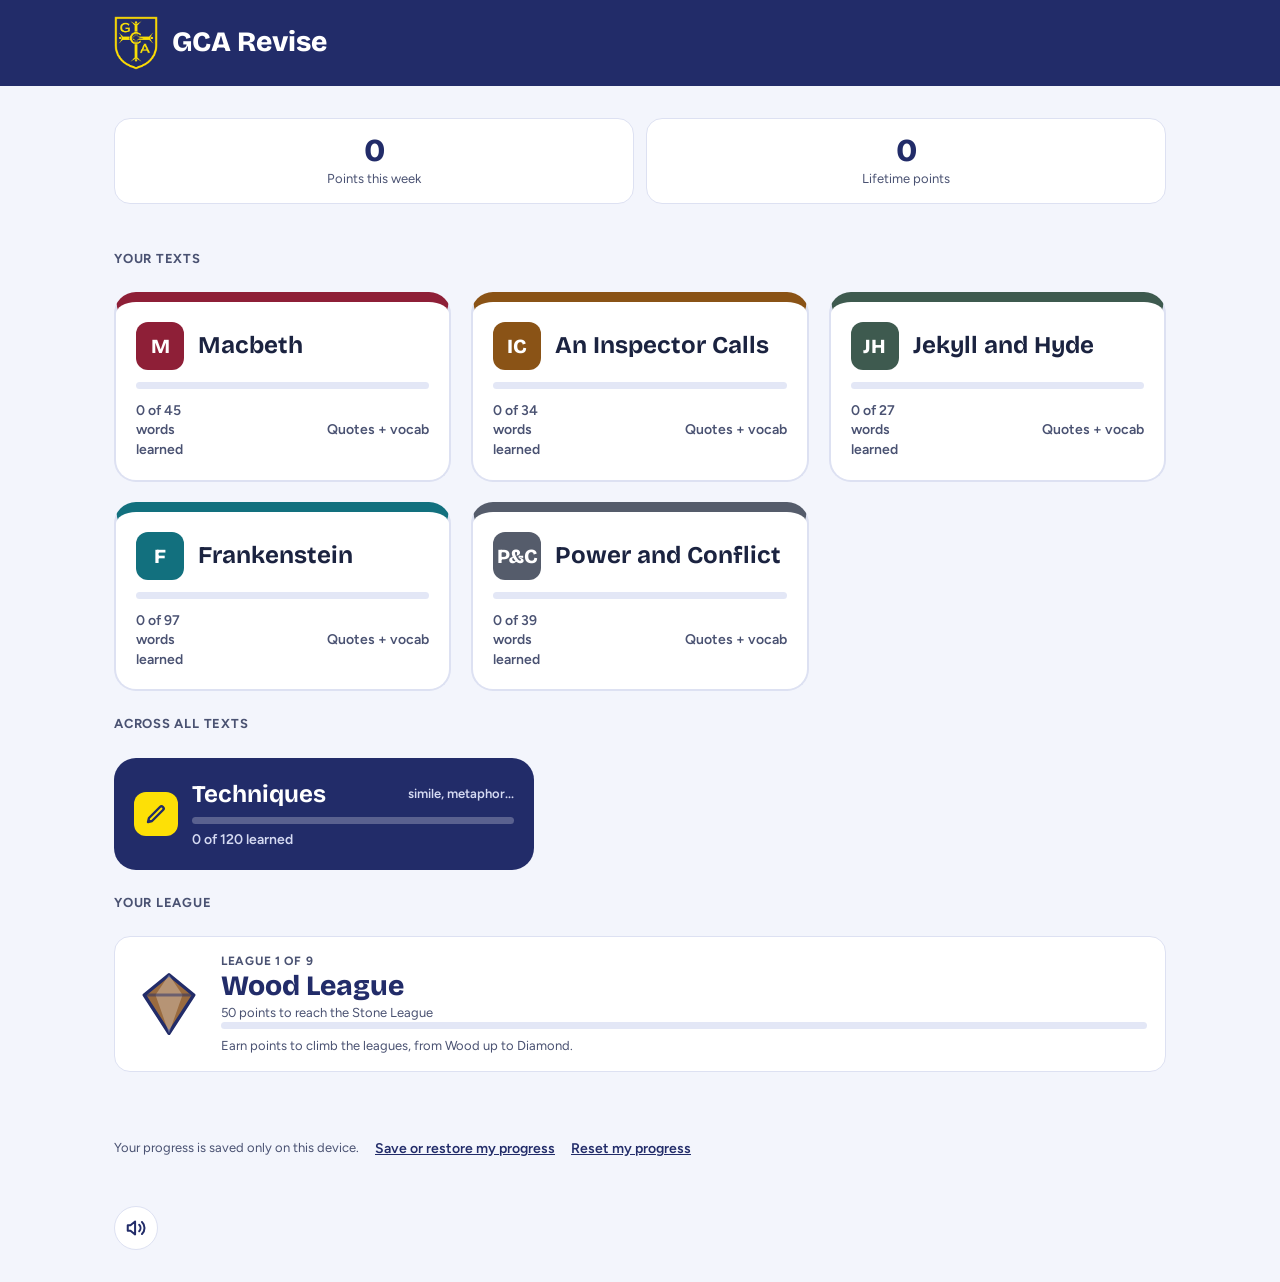
<file: web/index.html>
<!doctype html>
<html lang="en">
<head>
<meta charset="utf-8">
<meta name="viewport" content="width=device-width, initial-scale=1, interactive-widget=resizes-content">
<meta http-equiv="Content-Security-Policy" content="default-src 'self'; script-src 'self'; style-src 'self' 'unsafe-inline'; img-src 'self' data:; font-src 'self'; connect-src 'self' https://flfywjedhwbvdiukvkoo.supabase.co; object-src 'none'; base-uri 'self'; form-action 'self'">
<title>GCA Revise</title>
<link rel="icon" href="img/crest.png">
<link rel="stylesheet" href="style.css">
</head>
<body>
<div id="app"></div>
<script src="vendor/supabase.js"></script>
<script src="js/account.js"></script>
<script src="js/storage.js"></script>
<script src="js/data.js"></script>
<script src="js/engine.js"></script>
<script src="js/review.js"></script>
<script src="js/sound.js"></script>
<script src="js/celebrate.js"></script>
<script src="js/points.js"></script>
<script src="js/backup.js"></script>
<script src="js/screens.js"></script>
<script src="js/typed-screens.js"></script>
<script src="js/match-screens.js"></script>
<script src="js/quote-screens.js"></script>
<script src="js/lesson-screens.js"></script>
<script src="js/model-screens.js"></script>
<script src="js/app.js"></script>
</body>
</html>
</file>
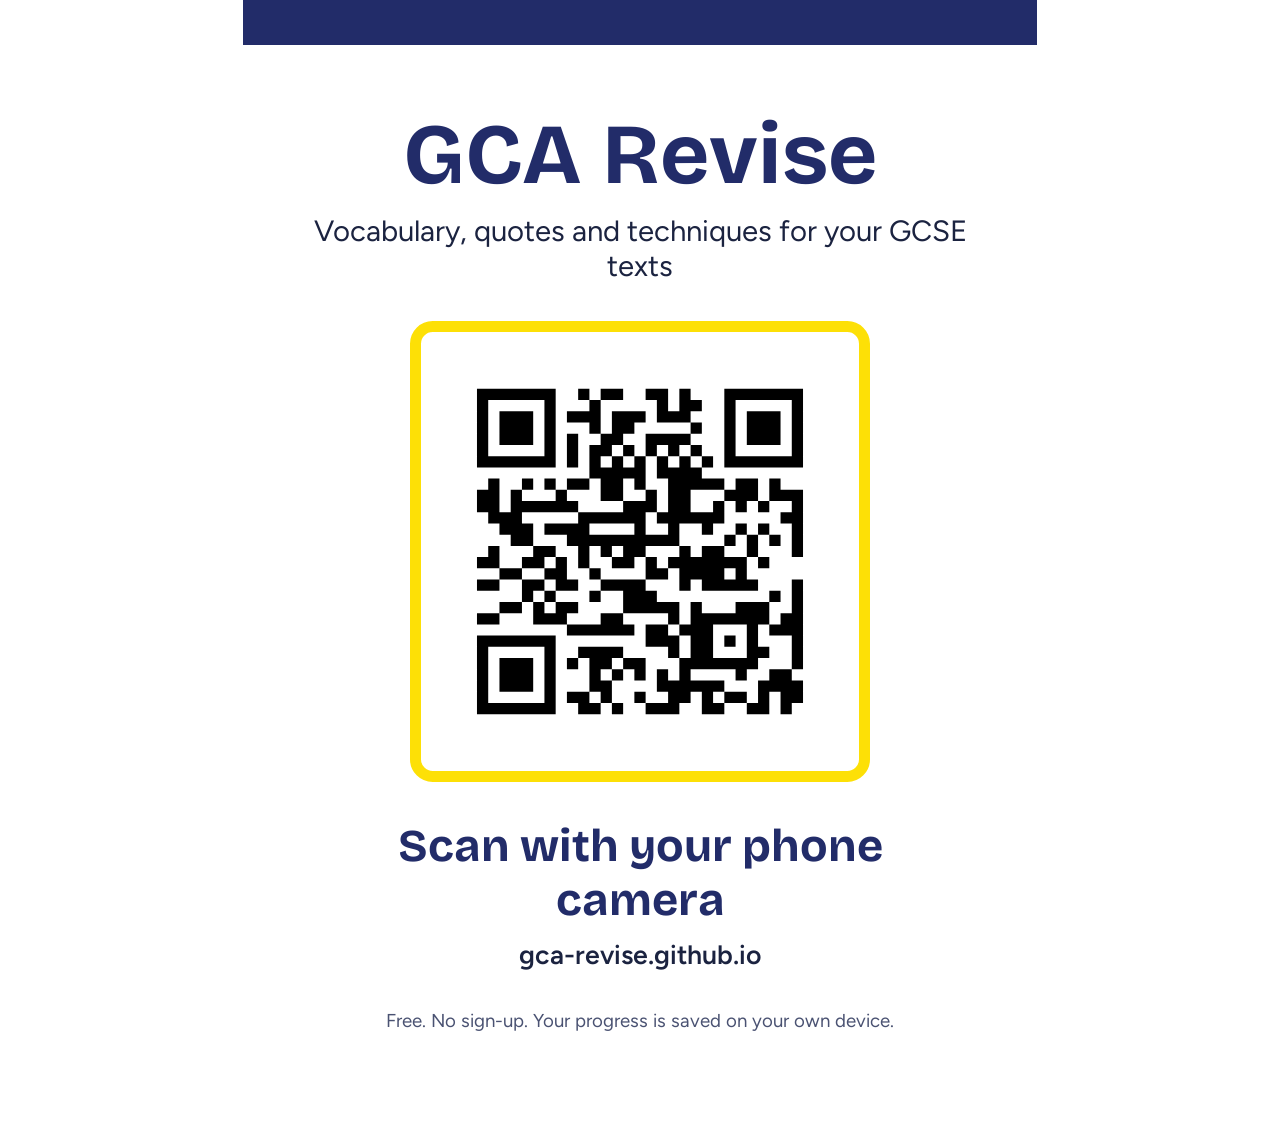
<file: web/poster.html>
<!doctype html>
<html lang="en">
<head>
<meta charset="utf-8">
<meta name="viewport" content="width=device-width, initial-scale=1">
<meta name="robots" content="noindex">
<title>GCA Revise poster</title>
<style>
  @font-face { font-family: 'Bricolage Grotesque'; src: url(fonts/bricolage-grotesque-latin.woff2) format('woff2'); font-weight: 200 800; }
  @font-face { font-family: 'Figtree'; src: url(fonts/figtree-latin.woff2) format('woff2'); font-weight: 300 900; }
  @page { size: A4 portrait; margin: 0; }
  html, body { margin: 0; background: #fff; }
  .page { width: 210mm; height: 297mm; overflow: hidden; box-sizing: border-box; padding: 12mm 18mm; margin: 0 auto;
    display: flex; flex-direction: column; align-items: center; text-align: center; color: #1B2340;
    font-family: 'Figtree', system-ui, sans-serif; border-top: 12mm solid #222C69; }
  h1 { font-family: 'Bricolage Grotesque', sans-serif; font-size: 64pt; line-height: 1; margin: 6mm 0 4mm; color: #222C69; }
  .sub { font-size: 22pt; margin: 0 0 10mm; }
  .qr { width: 110mm; height: 110mm; padding: 3mm; border: 3mm solid #FDE006; border-radius: 6mm; }
  .qr img { width: 100%; height: 100%; display: block; }
  .scan { font-family: 'Bricolage Grotesque', sans-serif; font-weight: 700; font-size: 34pt; margin: 10mm 0 3mm; color: #222C69; }
  .url { font-size: 20pt; font-weight: 600; margin: 0; }
  .note { font-size: 14pt; margin-top: 10mm; color: #4A5272; }
</style>
</head>
<body>
<div class="page">
  <h1>GCA Revise</h1>
  <p class="sub">Vocabulary, quotes and techniques for your GCSE texts</p>
  <div class="qr"><img src="qr/gca-revise-qr.svg" alt="QR code for https://gca-revise.github.io/"></div>
  <p class="scan">Scan with your phone camera</p>
  <p class="url">gca-revise.github.io</p>
  <p class="note">Free. No sign-up. Your progress is saved on your own device.</p>
</div>
</body>
</html>
</file>
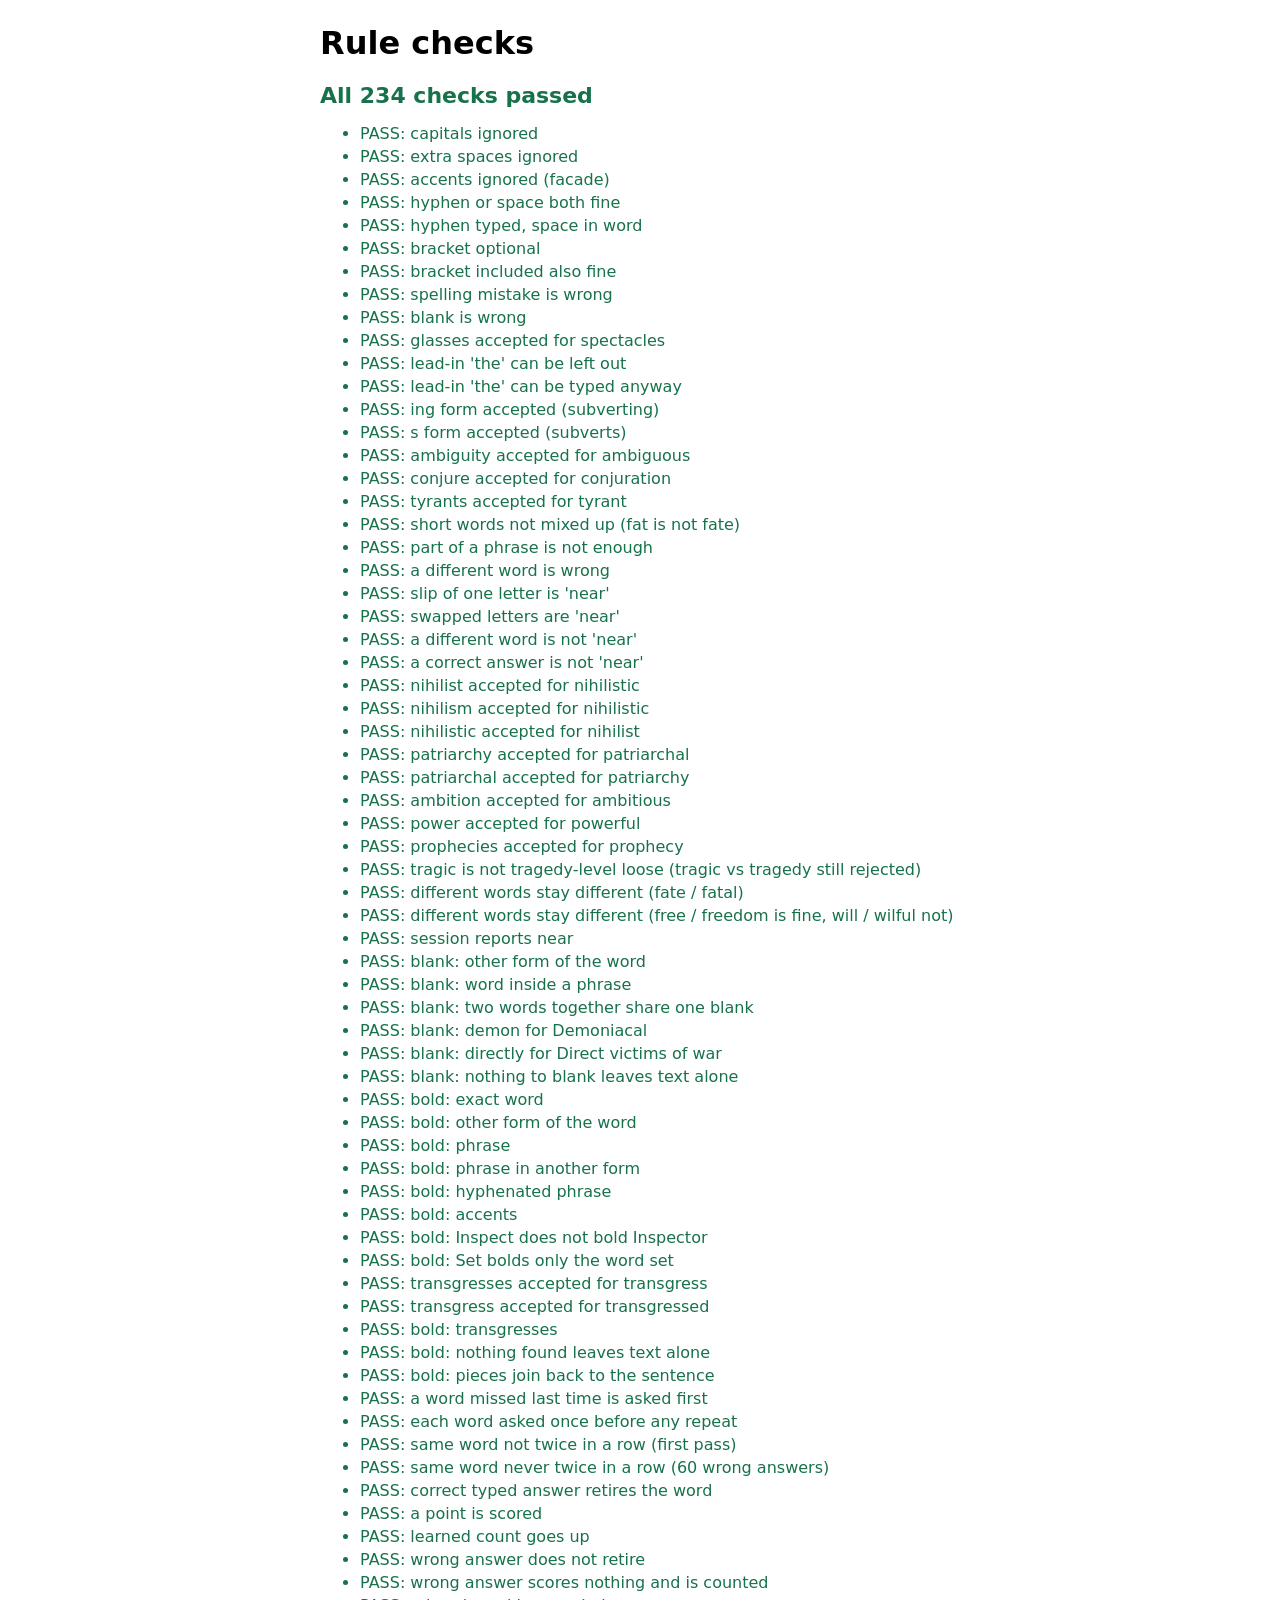
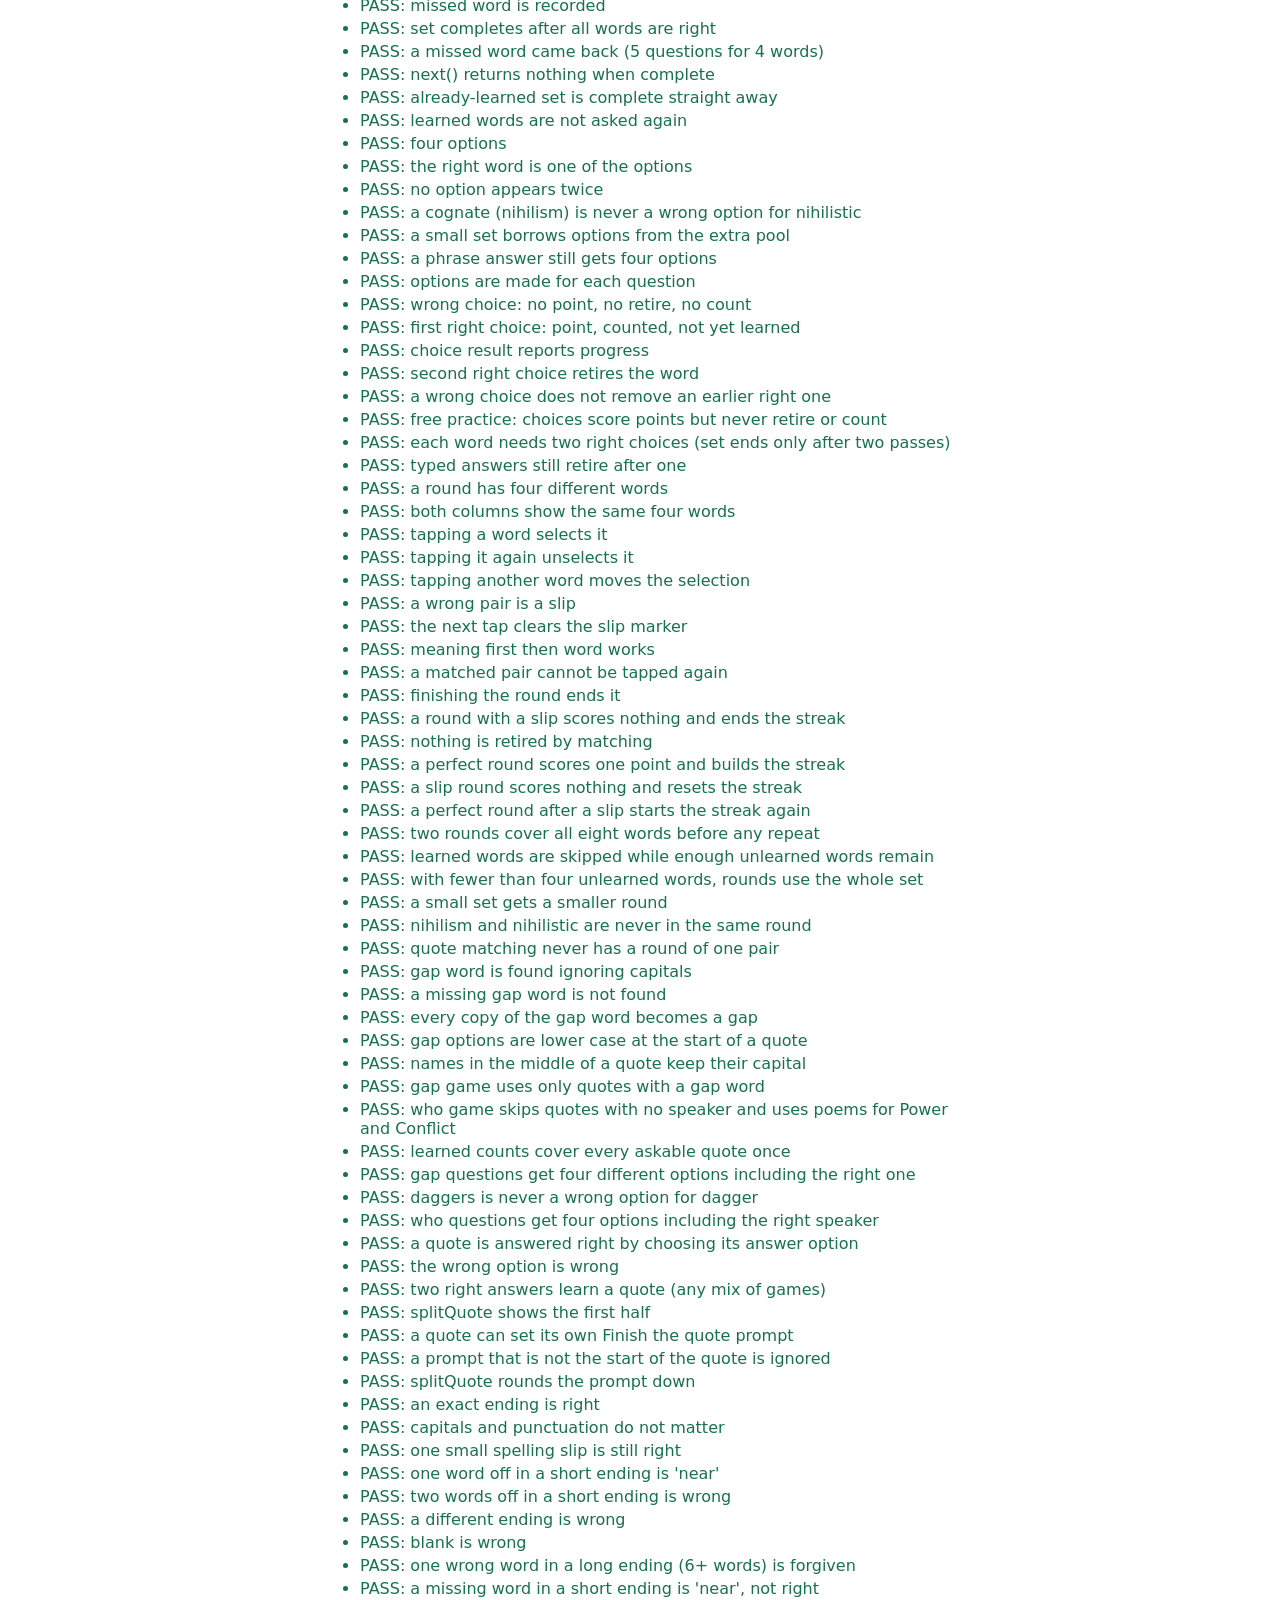
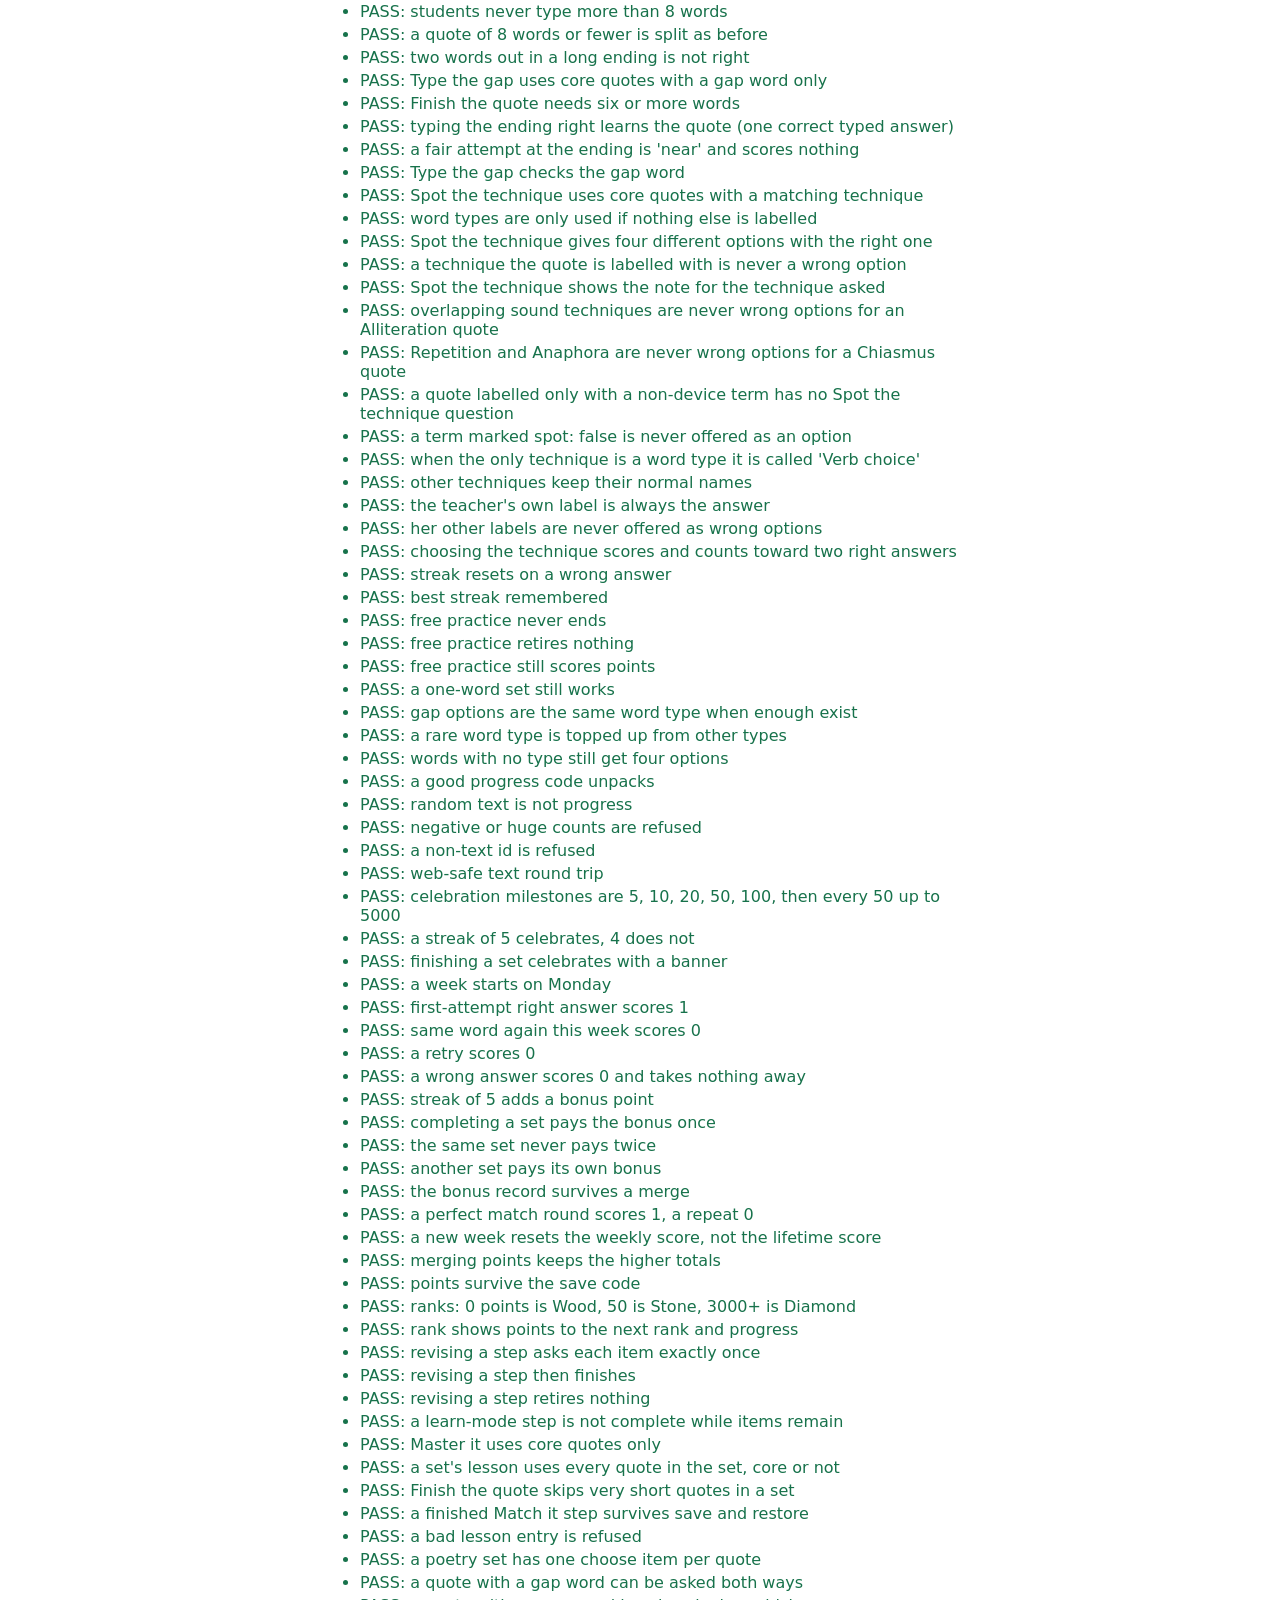
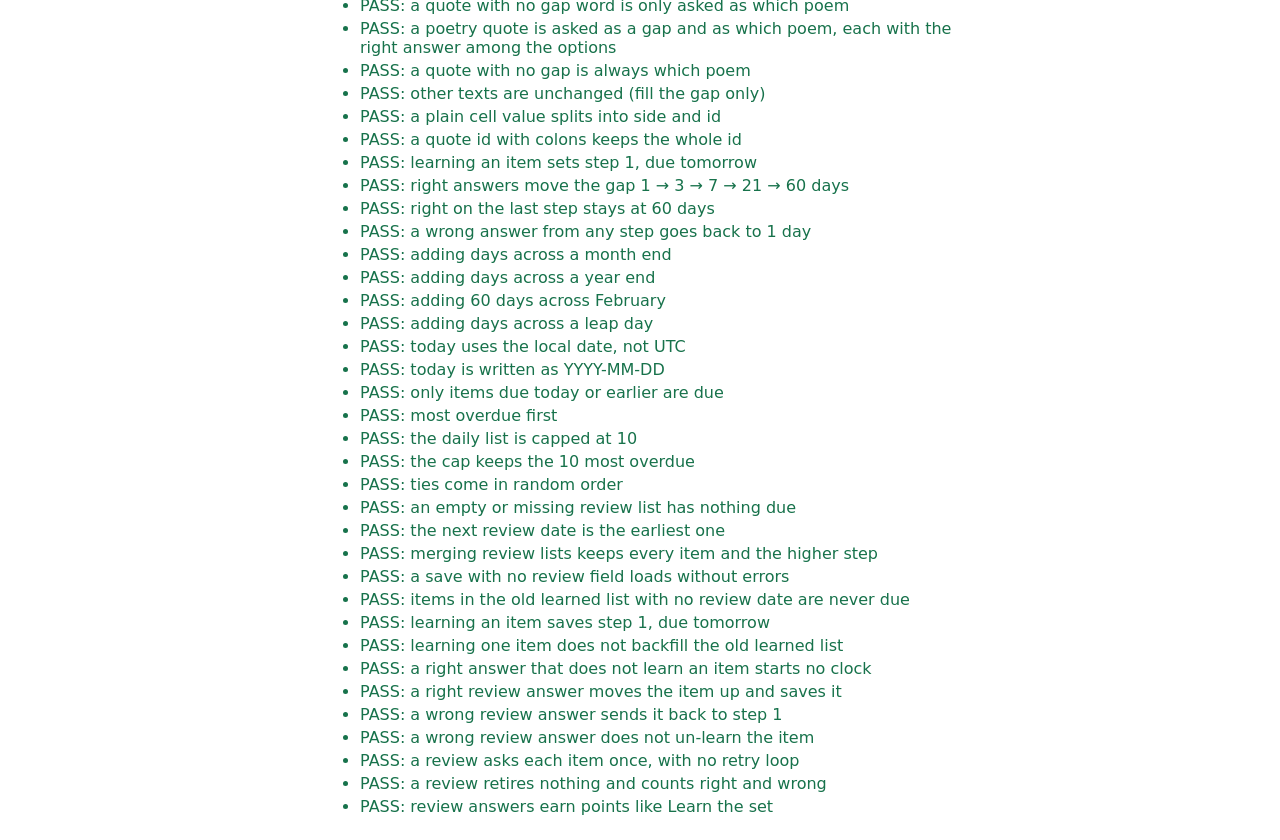
<file: web/tests.html>
<!doctype html>
<html lang="en">
<head>
<meta charset="utf-8">
<meta name="viewport" content="width=device-width, initial-scale=1">
<title>GCA Revise: rule checks</title>
<style>
  body { font-family: system-ui, sans-serif; max-width: 640px; margin: 24px auto; padding: 0 16px; }
  .pass { color: #17724B; } .fail { color: #B42A47; font-weight: 700; }
  #summary { font-size: 22px; font-weight: 700; margin-bottom: 16px; }
  li { margin: 4px 0; }
</style>
</head>
<body>
<h1>Rule checks</h1>
<div id="summary">Running...</div>
<ul id="results"></ul>
<script src="js/storage.js"></script>
<script src="js/engine.js"></script>
<script src="js/backup.js"></script>
<script src="js/celebrate.js"></script>
<script src="js/points.js"></script>
<script src="js/review.js"></script>
<script>
const results = [];
function check(name, condition) { results.push({ name, ok: !!condition }); }

// Make a set of words: w1..wN.
function words(n) {
  return Array.from({ length: n }, (_, i) => ({ id: `w${i + 1}`, word: `Word${i + 1}`, definition: `def ${i + 1}` }));
}

// ---- Typed answers ----
check("capitals ignored", Engine.isCorrect("AMBITION", "Ambition"));
check("extra spaces ignored", Engine.isCorrect("  free   will ", "Free will"));
check("accents ignored (facade)", Engine.isCorrect("facade", "Façade"));
check("hyphen or space both fine", Engine.isCorrect("self fulfilling prophecy", "Self-fulfilling prophecy"));
check("hyphen typed, space in word", Engine.isCorrect("cliff-hanger", "Cliff-hanger"));
check("bracket optional", Engine.isCorrect("post traumatic stress disorder", "Post-traumatic stress disorder (PTSD)"));
check("bracket included also fine", Engine.isCorrect("post-traumatic stress disorder (ptsd)", "Post-traumatic stress disorder (PTSD)"));
check("spelling mistake is wrong", !Engine.isCorrect("ambigous", "ambiguous"));
check("blank is wrong", !Engine.isCorrect("   ", "ambiguous"));
check("glasses accepted for spectacles", Engine.isCorrect("rose tinted glasses", "Rose-tinted spectacles"));

// ---- Leniency: lead-in words, word forms, near misses ----
check("lead-in 'the' can be left out", Engine.isCorrect("natural order", "The natural order"));
check("lead-in 'the' can be typed anyway", Engine.isCorrect("the natural order", "The natural order"));
check("ing form accepted (subverting)", Engine.isCorrect("subverting gender expectations", "Subvert gender expectations"));
check("s form accepted (subverts)", Engine.isCorrect("subverts gender expectation", "Subvert gender expectations"));
check("ambiguity accepted for ambiguous", Engine.isCorrect("ambiguity", "Ambiguous"));
check("conjure accepted for conjuration", Engine.isCorrect("conjure", "Conjuration"));
check("tyrants accepted for tyrant", Engine.isCorrect("tyrants", "Tyrant"));
check("short words not mixed up (fat is not fate)", !Engine.isCorrect("fat", "Fate"));
check("part of a phrase is not enough", !Engine.isCorrect("will", "Free will"));
check("a different word is wrong", !Engine.isCorrect("banana", "Ambiguous"));
check("slip of one letter is 'near'", Engine.isNear("ambigous", "Ambiguous") && !Engine.isCorrect("ambigous", "Ambiguous"));
check("swapped letters are 'near'", Engine.isNear("recieve", "Receive"));
check("a different word is not 'near'", !Engine.isNear("banana", "Ambiguous"));
check("a correct answer is not 'near'", !Engine.isNear("ambiguous", "Ambiguous"));
check("nihilist accepted for nihilistic", Engine.isCorrect("nihilist", "Nihilistic"));
check("nihilism accepted for nihilistic", Engine.isCorrect("nihilism", "Nihilistic"));
check("nihilistic accepted for nihilist", Engine.isCorrect("nihilistic", "Nihilist"));
check("patriarchy accepted for patriarchal", Engine.isCorrect("patriarchy", "Patriarchal"));
check("patriarchal accepted for patriarchy", Engine.isCorrect("patriarchal", "Patriarchy"));
check("ambition accepted for ambitious", Engine.isCorrect("ambitious", "Ambition"));
check("power accepted for powerful", Engine.isCorrect("powerful", "Power"));
check("prophecies accepted for prophecy", Engine.isCorrect("prophecies", "Prophecy"));
check("tragic is not tragedy-level loose (tragic vs tragedy still rejected)", !Engine.isCorrect("tragedy", "Tragic hero"));
check("different words stay different (fate / fatal)", !Engine.isCorrect("fatal", "Fate"));
check("different words stay different (free / freedom is fine, will / wilful not)", !Engine.isCorrect("wilful", "Free will"));
check("session reports near", (() => {
  const s = new Session({ items: [{ id: "a", word: "Ambiguous", definition: "d" }], mode: "learn" });
  s.next();
  const r = s.answer("ambigous");
  return r.near && !r.correct && s.points === 0 && !s.retired.has("a");
})());

// ---- Blank out the answer in a definition ----
check("blank: other form of the word", Engine.blankWord("Something you can throw away or dispose of easily.", "Disposable") === "Something you can throw away or _____ of easily.");
check("blank: word inside a phrase", Engine.blankWord("Wanting to achieve great scientific discoveries.", "Scientific ambition") === "Wanting to achieve great _____ discoveries.");
check("blank: two words together share one blank", Engine.blankWord("The story is told in third person (he/she).", "Third-person limited") === "The story is told in _____ (he/she).");
check("blank: demon for Demoniacal", Engine.blankWord("Possessed by a demon.", "Demoniacal") === "Possessed by a _____.");
check("blank: directly for Direct victims of war", Engine.blankWord("Soldiers directly involved in the fighting.", "Direct victims of war") === "Soldiers _____ involved in the fighting.");
check("blank: nothing to blank leaves text alone", Engine.blankWord("A prediction of the future.", "Prophecy") === "A prediction of the future.");

// ---- Bold the key word in a sentence ----
const boldText = (sentence, word) => Engine.markWord(sentence, word).filter((p) => p.bold).map((p) => p.text).join("|");
check("bold: exact word", boldText("Macbeth shows hubris in Act 5.", "Hubris") === "hubris");
check("bold: other form of the word", boldText("Lady Macbeth belittles her husband.", "Belittle") === "belittles");
check("bold: phrase", boldText("Shakespeare breaks the natural order here.", "The natural order") === "natural order");
check("bold: phrase in another form", boldText("She subverts gender expectations.", "Subvert gender expectations") === "subverts gender expectations");
check("bold: hyphenated phrase", boldText("It is a self-fulfilling prophecy.", "Self-fulfilling prophecy") === "self-fulfilling prophecy");
check("bold: accents", boldText("A false facade of grief.", "Façade") === "facade");
check("bold: Inspect does not bold Inspector", boldText("The Inspector inspects their lives.", "Inspect") === "inspects");
check("bold: Set bolds only the word set", boldText("Priestley’s set is heavy.", "Set") === "set");
check("transgresses accepted for transgress", Engine.isCorrect("transgresses", "Transgress"));
check("transgress accepted for transgressed", Engine.isCorrect("transgress", "Transgressed"));
check("bold: transgresses", boldText("Jekyll transgresses the limits.", "Transgress") === "transgresses");
check("bold: nothing found leaves text alone", Engine.markWord("Nothing here.", "Hubris").length === 1 && !Engine.markWord("Nothing here.", "Hubris")[0].bold);
check("bold: pieces join back to the sentence", Engine.markWord("Macbeth shows hubris in Act 5.", "Hubris").map((p) => p.text).join("") === "Macbeth shows hubris in Act 5.");

// ---- Words missed last time come first ----
{
  let firstIsMissed = true;
  for (let i = 0; i < 30; i++) {
    const s = new Session({ items: words(6), mode: "learn", missedIds: new Set(["w3"]) });
    if (s.next().id !== "w3") firstIsMissed = false;
  }
  check("a word missed last time is asked first", firstIsMissed);
}
// ---- Learn the set ----
{
  const s = new Session({ items: words(5), mode: "learn" });
  const seen = [];
  let prev = null, twice = false;
  for (let i = 0; i < 5; i++) {
    const w = s.next();
    seen.push(w.id);
    if (prev === w.id) twice = true;
    prev = w.id;
    s.answer("wrong"); // get it wrong so nothing retires
  }
  check("each word asked once before any repeat", new Set(seen).size === 5);
  check("same word not twice in a row (first pass)", !twice);
}
{
  const s = new Session({ items: words(6), mode: "learn" });
  let twice = false, prev = null;
  for (let i = 0; i < 60; i++) {
    const w = s.next();
    if (prev === w.id) twice = true;
    prev = w.id;
    s.answer("wrong");
  }
  check("same word never twice in a row (60 wrong answers)", !twice);
}
{
  const s = new Session({ items: words(3), mode: "learn" });
  const w = s.next();
  const r = s.answer(w.word);
  check("correct typed answer retires the word", r.correct && r.retiredNow && s.retired.has(w.id));
  check("a point is scored", s.points === 1 && s.right === 1);
  check("learned count goes up", s.learnedCount() === 1);
}
{
  const s = new Session({ items: words(3), mode: "learn" });
  const w = s.next();
  const r = s.answer("nope");
  check("wrong answer does not retire", !r.correct && !s.retired.has(w.id));
  check("wrong answer scores nothing and is counted", s.points === 0 && s.wrong === 1);
  check("missed word is recorded", s.trickiest()[0].word === w.word && s.trickiest()[0].times === 1);
}
{
  // Missed words come back; the set ends only when every word is retired.
  const s = new Session({ items: words(4), mode: "learn" });
  let questions = 0, missedOne = false;
  while (s.next() && questions < 100) {
    questions++;
    if (!missedOne) { s.answer("wrong"); missedOne = true; }
    else s.answer(s.current.word);
  }
  check("set completes after all words are right", s.isComplete() && s.learnedCount() === 4);
  check("a missed word came back (5 questions for 4 words)", questions === 5);
  check("next() returns nothing when complete", s.next() === null);
}
{
  const s = new Session({ items: words(3), mode: "learn", retiredIds: new Set(["w1", "w2", "w3"]) });
  check("already-learned set is complete straight away", s.isComplete() && s.next() === null);
}
{
  const s = new Session({ items: words(3), mode: "learn", retiredIds: new Set(["w1"]) });
  const asked = new Set();
  for (let i = 0; i < 20; i++) { const w = s.next(); if (!w) break; asked.add(w.id); s.answer("wrong"); }
  check("learned words are not asked again", !asked.has("w1") && asked.size === 2);
}

// ---- Multiple choice ----
const pool = [
  ["belittle", "Belittle"], ["exalt", "Exalt"], ["foreshadow", "Foreshadow"], ["hamartia", "Hamartia"],
  ["nihilism", "Nihilism"], ["nihilistic", "Nihilistic"], ["free-will", "Free will"], ["fate", "Fate"], ["thane", "Thane"],
].map(([id, word]) => ({ id, word, definition: "def " + id }));
{
  const target = pool.find((w) => w.id === "belittle");
  const opts = Engine.makeChoices(target, pool, []);
  check("four options", opts.length === 4);
  check("the right word is one of the options", opts.some((o) => o.id === "belittle"));
  check("no option appears twice", new Set(opts.map((o) => o.id)).size === 4);
  let clash = false;
  const nih = pool.find((w) => w.id === "nihilistic");
  for (let i = 0; i < 50; i++) if (Engine.makeChoices(nih, pool, []).some((o) => o.id === "nihilism")) clash = true;
  check("a cognate (nihilism) is never a wrong option for nihilistic", !clash);
  const small = pool.slice(0, 2);
  const padded = Engine.makeChoices(small[0], small, pool);
  check("a small set borrows options from the extra pool", padded.length === 4);
  const phrase = pool.find((w) => w.id === "free-will");
  check("a phrase answer still gets four options", Engine.makeChoices(phrase, pool, []).length === 4);
}
{
  const s = new Session({ items: words(5), mode: "learn", kind: "choose" });
  const w = s.next();
  check("options are made for each question", s.options.length === 4 && s.options.some((o) => o.id === w.id));
  const wrongId = s.options.find((o) => o.id !== w.id).id;
  const r1 = s.answerChoice(wrongId);
  check("wrong choice: no point, no retire, no count", !r1.correct && s.points === 0 && !s.retired.has(w.id) && !s.choiceCounts[w.id]);
  s.next();
  const second = s.current;
  const r2 = s.answerChoice(second.id);
  check("first right choice: point, counted, not yet learned", r2.correct && s.points === 1 && s.choiceCounts[second.id] === 1 && !s.retired.has(second.id) && !r2.retiredNow);
  check("choice result reports progress", r2.rightSoFar === 1 && r2.needed === 2);
}
{
  const s = new Session({ items: words(2), mode: "learn", kind: "choose", choiceCounts: { w1: 1 } });
  let found = null;
  for (let i = 0; i < 6 && !found; i++) { const w = s.next(); if (w.id === "w1") found = w; else s.answerChoice("nope"); }
  const r = s.answerChoice("w1");
  check("second right choice retires the word", r.correct && r.retiredNow && s.retired.has("w1"));
}
{
  const s = new Session({ items: words(2), mode: "learn", kind: "choose", choiceCounts: { w1: 1 } });
  let w = s.next();
  while (w.id !== "w1") { s.answerChoice("nope"); w = s.next(); }
  s.answerChoice("nope");
  check("a wrong choice does not remove an earlier right one", s.choiceCounts.w1 === 1 && !s.retired.has("w1"));
}
{
  const s = new Session({ items: words(3), mode: "free", kind: "choose" });
  let counted = false;
  for (let i = 0; i < 10; i++) { const w = s.next(); s.answerChoice(w.id); }
  check("free practice: choices score points but never retire or count", s.points === 10 && s.retired.size === 0 && Object.keys(s.choiceCounts).length === 0);
}
{
  const s = new Session({ items: words(3), mode: "learn", kind: "choose" });
  let guard = 0;
  while (s.next() && guard++ < 50) { s.answerChoice(s.current.id); }
  const w = s.items[0];
  check("each word needs two right choices (set ends only after two passes)", s.isComplete() && guard === 6);
}
{
  const s = new Session({ items: words(3), mode: "learn", kind: "type" });
  const w = s.next();
  s.answer(w.word);
  check("typed answers still retire after one", s.retired.has(w.id) && s.options === null);
}

// ---- Matching ----
{
  const g = new MatchGame({ items: words(10), mode: "learn" });
  g.newRound();
  check("a round has four different words", g.words.length === 4 && new Set(g.words.map((w) => w.id)).size === 4);
  check("both columns show the same four words", g.left.length === 4 && g.right.length === 4 && g.left.every((w) => g.right.includes(w)));
  const ids = g.words.map((w) => w.id);
  check("tapping a word selects it", g.select("w", ids[0]) === "selected" && g.pending.id === ids[0]);
  check("tapping it again unselects it", g.select("w", ids[0]) === "unselected" && g.pending === null);
  g.select("w", ids[0]);
  check("tapping another word moves the selection", g.select("w", ids[1]) === "selected" && g.pending.id === ids[1]);
  check("a wrong pair is a slip", g.select("m", ids[2]) === "slip" && g.slips === 1 && g.slip.wordId === ids[1] && g.slip.meaningId === ids[2] && g.pending === null);
  check("the next tap clears the slip marker", g.select("m", ids[0]) === "selected" && g.slip === null);
  check("meaning first then word works", g.select("w", ids[0]) === "match" && g.matched.has(ids[0]));
  check("a matched pair cannot be tapped again", g.select("w", ids[0]) === "ignored");
  g.select("w", ids[1]); g.select("m", ids[1]);
  g.select("w", ids[2]); g.select("m", ids[2]);
  g.select("w", ids[3]);
  const last = g.select("m", ids[3]);
  check("finishing the round ends it", last === "match" && g.roundDone && g.rounds === 1);
  check("a round with a slip scores nothing and ends the streak", g.points === 0 && g.streak === 0 && g.perfectRounds === 0);
  check("nothing is retired by matching", g.retired.size === 0);
}
{
  const g = new MatchGame({ items: words(10), mode: "learn" });
  const play = (slip) => {
    g.newRound();
    const ids = g.words.map((w) => w.id);
    if (slip) { g.select("w", ids[0]); g.select("m", ids[1]); }
    for (const id of ids) { g.select("w", id); g.select("m", id); }
  };
  play(false); play(false);
  check("a perfect round scores one point and builds the streak", g.points === 2 && g.streak === 2 && g.perfectRounds === 2);
  play(true);
  check("a slip round scores nothing and resets the streak", g.points === 2 && g.streak === 0 && g.bestStreak === 2);
  play(false);
  check("a perfect round after a slip starts the streak again", g.points === 3 && g.streak === 1);
}
{
  const g = new MatchGame({ items: words(8), mode: "learn" });
  const seen = new Set();
  for (let i = 0; i < 2; i++) { g.newRound(); g.words.forEach((w) => seen.add(w.id)); }
  check("two rounds cover all eight words before any repeat", seen.size === 8);
}
{
  const g = new MatchGame({ items: words(10), mode: "learn", retiredIds: new Set(["w1", "w2", "w3", "w4", "w5", "w6"]) });
  g.newRound();
  const inRound = g.words.map((w) => w.id);
  check("learned words are skipped while enough unlearned words remain", g.words.length === 4 && inRound.every((id) => !["w1", "w2", "w3", "w4", "w5", "w6"].includes(id)));
}
{
  const g = new MatchGame({ items: words(10), mode: "learn", retiredIds: new Set(["w1", "w2", "w3", "w4", "w5", "w6", "w7", "w8"]) });
  g.newRound();
  check("with fewer than four unlearned words, rounds use the whole set", g.words.length === 4);
}
{
  const g = new MatchGame({ items: words(3), mode: "free" });
  g.newRound();
  check("a small set gets a smaller round", g.words.length === 3);
}
{
  const similar = [
    { id: "nihilism", word: "Nihilism", definition: "d1" }, { id: "nihilistic", word: "Nihilistic", definition: "d2" },
    { id: "a", word: "Aaa", definition: "d3" }, { id: "b", word: "Bbb", definition: "d4" }, { id: "c", word: "Ccc", definition: "d5" },
  ];
  let together = false;
  for (let i = 0; i < 40; i++) {
    const g = new MatchGame({ items: similar, mode: "free" });
    g.newRound();
    const ids = g.words.map((w) => w.id);
    if (ids.includes("nihilism") && ids.includes("nihilistic")) together = true;
  }
  check("nihilism and nihilistic are never in the same round", !together);
}
{
  // Quote matching with few labels (a character set): every round still has two pairs.
  const labelled = [
    ...Array.from({ length: 8 }, (_, i) => ({ id: `qm:b${i}`, word: "Mr Birling", definition: `quote ${i}` })),
    ...Array.from({ length: 2 }, (_, i) => ({ id: `qm:s${i}`, word: "Stage direction", definition: `direction ${i}` })),
  ];
  let small = false;
  for (let i = 0; i < 100; i++) {
    const g = new MatchGame({ items: labelled, mode: "free", distinct: true });
    for (let r = 0; r < 6; r++) if (g.newRound().length < 2) small = true;
  }
  check("quote matching never has a round of one pair", !small);
}

// ---- Quotes (Know it level) ----
{
  const quotes = [
    { id: "q1", text: "macbeth", speaker: "Witches", quote: "Fair is foul and foul is fair", gap_word: "foul", note: "n1" },
    { id: "q2", text: "macbeth", speaker: "Macbeth", quote: "Is this a dagger which I see before me", gap_word: "dagger", note: "" },
    { id: "q3", text: "macbeth", speaker: "Lady Macbeth", quote: "Out, damned spot! Out, I say!", gap_word: "damned", note: "" },
    { id: "q4", text: "macbeth", speaker: "Macduff", quote: "He has no children", gap_word: "children", note: "" },
    { id: "q5", text: "macbeth", speaker: "Banquo", quote: "Give me the daggers", gap_word: "daggers", note: "" },
    { id: "q6", text: "macbeth", speaker: "Malcolm", quote: "Short one", gap_word: "", note: "" },
    { id: "p1", text: "power-conflict", speaker: "", poem: "Ozymandias", quote: "Look on my Works, ye Mighty, and despair!", gap_word: "despair", note: "" },
    { id: "p2", text: "power-conflict", speaker: "", poem: "London", quote: "Marks of weakness, marks of woe", gap_word: "woe", note: "" },
    { id: "p3", text: "power-conflict", speaker: "", poem: "Remains", quote: "End of story, except not really", gap_word: "story", note: "" },
    { id: "p4", text: "power-conflict", speaker: "", poem: "Exposure", quote: "All their eyes are ice", gap_word: "ice", note: "" },
    { id: "p5", text: "power-conflict", speaker: "", poem: "Kamikaze", quote: "Head full of powerful incantations", gap_word: "incantations", note: "" },
  ];
  check("gap word is found ignoring capitals", QuoteTools.findGap("Out, DAMNED spot", "damned") !== null);
  check("a missing gap word is not found", QuoteTools.findGap("Out, damned spot", "candle") === null);
  const pieces = QuoteTools.gapPieces("Fair is foul and foul is fair", "foul");
  check("every copy of the gap word becomes a gap", pieces.filter((p) => p.gap).length === 2 && pieces.map((p) => p.text).join("") === "Fair is foul and foul is fair");
  check("gap options are lower case at the start of a quote", QuoteTools.gapLabel("Unseamed him from nave to chaps", "Unseamed") === "unseamed");
  check("names in the middle of a quote keep their capital", QuoteTools.gapLabel("Into the mouth of Hell", "Hell") === "Hell");
  check("gap game uses only quotes with a gap word", QuoteTools.items(quotes, "macbeth", "gap").length === 5);
  check("who game skips quotes with no speaker and uses poems for Power and Conflict",
    QuoteTools.items(quotes, "macbeth", "who").length === 6 && QuoteTools.items(quotes, "power-conflict", "who").map((i) => i.word).join() === "Ozymandias,London,Remains,Exposure,Kamikaze");
  check("learned counts cover every askable quote once", QuoteTools.allItems(quotes, "macbeth").length === 6);
  const gap = QuoteTools.items(quotes, "macbeth", "gap");
  const pool = QuoteTools.optionPool(quotes, "macbeth", "gap");
  const make = QuoteTools.optionsFor(pool);
  let ok = true, cognate = false;
  for (let i = 0; i < 40; i++) {
    const d = gap.find((g) => g.id === "q2");
    const opts = make(d);
    if (opts.length !== 4 || !opts.some((o) => o.id === d.answerId) || new Set(opts.map((o) => o.id)).size !== 4) ok = false;
    if (opts.some((o) => o.word === "daggers")) cognate = true;
  }
  check("gap questions get four different options including the right one", ok);
  check("daggers is never a wrong option for dagger", !cognate);
  const who = QuoteTools.items(quotes, "macbeth", "who");
  const whoPool = QuoteTools.optionPool(quotes, "macbeth", "who", ["Banquo", "Duncan", "Ross"]);
  const whoOpts = QuoteTools.optionsFor(whoPool)(who[0]);
  check("who questions get four options including the right speaker", whoOpts.length === 4 && whoOpts.some((o) => o.word === "Witches"));
  const s = new Session({ items: gap, mode: "learn", kind: "choose", optionsFor: make });
  const q = s.next();
  const r = s.answerChoice(q.answerId);
  check("a quote is answered right by choosing its answer option", r.correct && s.choiceCounts[q.id] === 1 && !r.retiredNow);
  const wrongOpt = s.options.find((o) => o.id !== q.answerId);
  const q2 = s.next();
  const r2 = s.answerChoice(s.options.find((o) => o.id !== q2.answerId).id);
  check("the wrong option is wrong", !r2.correct && s.missed[q2.id] === 1);
  check("two right answers learn a quote (any mix of games)", (() => {
    const t = new Session({ items: gap, mode: "learn", kind: "choose", choiceCounts: { q1: 1 }, optionsFor: make });
    let guard = 0, w = t.next();
    while (w && w.id !== "q1" && guard++ < 20) { t.answerChoice("zzz"); w = t.next(); }
    const res = t.answerChoice("gap:foul");
    return res.correct && res.retiredNow && t.retired.has("q1");
  })());
}

// ---- Master it (core quotes) ----
{
  const techniques = [
    { name: "Metaphor", category: "Literary techniques" }, { name: "Simile", category: "Literary techniques" },
    { name: "Hyperbole", category: "Advanced literary techniques" }, { name: "Alliteration", category: "Sound techniques" },
    { name: "Sibilance", category: "Sound techniques" }, { name: "Volta", category: "Poetic techniques" },
    { name: "Caesura", category: "Poetic techniques" }, { name: "Verb", category: "Word types" },
  ];
  const quotes = [
    { id: "a1", text: "macbeth", master: true, speaker: "Macbeth", quote: "O full of scorpions is my mind dear wife", gap_word: "scorpions", note: "n", technique_matches: ["Metaphor", "Hyperbole", "Verb"], technique_notes: ["Metaphor – scorpions suggest poison."] },
    { id: "a2", text: "macbeth", master: true, speaker: "Witches", quote: "Fair is foul and foul is fair", gap_word: "foul", note: "", technique_matches: ["Alliteration"], technique_notes: [] },
    { id: "a3", text: "macbeth", master: false, speaker: "Macbeth", quote: "What's done is done", gap_word: "done", note: "", technique_matches: ["Metaphor"] },
    { id: "a4", text: "macbeth", master: true, speaker: "Macbeth", quote: "Out out brief candle", gap_word: "", note: "", technique_matches: ["Verb"] },
  ];
  check("splitQuote shows the first half", QuoteTools.splitQuote("one two three four five six").prompt === "one two three" && QuoteTools.splitQuote("one two three four five six").rest === "four five six");
  const own = QuoteTools.splitQuote("The gelled blackthorns of your hair", "The gelled");
  check("a quote can set its own Finish the quote prompt", own.prompt === "The gelled" && own.rest === "blackthorns of your hair");
  check("a prompt that is not the start of the quote is ignored", QuoteTools.splitQuote("one two three four five six", "two three").prompt === "one two three");
  check("splitQuote rounds the prompt down", QuoteTools.splitQuote("one two three four five six seven").prompt === "one two three" && QuoteTools.splitQuote("Stay you imperfect speakers, tell me more").prompt === "Stay you imperfect");
  check("an exact ending is right", QuoteTools.checkEnding("Is my mind dear wife", "is my mind dear wife") === "right");
  check("capitals and punctuation do not matter", QuoteTools.checkEnding("IS MY MIND, DEAR WIFE!", "is my mind dear wife") === "right");
  check("one small spelling slip is still right", QuoteTools.checkEnding("is my mynd dear wife", "is my mind dear wife") === "right" || QuoteTools.checkEnding("is my mynd dear wife", "is my mind dear wife") === "near");
  check("one word off in a short ending is 'near'", QuoteTools.checkEnding("is my mind dear husband", "is my mind dear wife") === "near");
  check("two words off in a short ending is wrong", QuoteTools.checkEnding("is my head dear husband", "is my mind dear wife") === "wrong");
  check("a different ending is wrong", QuoteTools.checkEnding("something else entirely", "is my mind dear wife") === "wrong");
  check("blank is wrong", QuoteTools.checkEnding("   ", "is my mind dear wife") === "wrong");
  check("one wrong word in a long ending (6+ words) is forgiven", QuoteTools.checkEnding("i have almost forgot the taste of fear", "i have almost forgot the taste of fears and") === "right");
  check("a missing word in a short ending is 'near', not right", QuoteTools.checkEnding("is my mind dear", "is my mind dear wife") === "near");
  check("students never type more than 8 words", QuoteTools.splitQuote("a b c d e f g h i j k l m n o p q r s t").rest.split(" ").length === 8 && QuoteTools.splitQuote("a b c d e f g h i j k l", "a b").prompt === "a b c d");
  check("a quote of 8 words or fewer is split as before", QuoteTools.splitQuote("one two three four five six seven eight").prompt === "one two three four");
  check("two words out in a long ending is not right", QuoteTools.checkEnding("i have almost forgot taste of fears", "i have almost forgot the taste of fears and") !== "right");

  const gapItems = QuoteTools.masterItems(quotes, "macbeth", "mgap", techniques);
  check("Type the gap uses core quotes with a gap word only", gapItems.length === 2 && gapItems.every((i) => i.id.startsWith("mg:")));
  const fin = QuoteTools.masterItems(quotes, "macbeth", "mfinish", techniques);
  check("Finish the quote needs six or more words", fin.length === 2 && fin.map((i) => i.id).join() === "mf:a1,mf:a2");
  const f = fin[0];
  const sf = new Session({ items: [f], mode: "learn", kind: "type" });
  sf.next();
  const rf = sf.answer(f.rest);
  check("typing the ending right learns the quote (one correct typed answer)", rf.correct && rf.retiredNow && sf.retired.has("mf:a1"));
  const sf2 = new Session({ items: [f], mode: "learn", kind: "type" });
  sf2.next();
  const rf2 = sf2.answer("is my mind dear husband");  // the ending is "is my mind dear wife": one word off
  check("a fair attempt at the ending is 'near' and scores nothing", !rf2.correct && rf2.near && sf2.points === 0);
  const sg = new Session({ items: gapItems, mode: "learn", kind: "type" });
  sg.next();
  check("Type the gap checks the gap word", sg.answer(sg.current.word).correct);

  const techItems = QuoteTools.masterItems(quotes, "macbeth", "mtech", techniques);
  check("Spot the technique uses core quotes with a matching technique", techItems.length === 3);
  check("word types are only used if nothing else is labelled", QuoteTools.techniqueChoices(quotes[0], techniques).join() === "Metaphor,Hyperbole" && QuoteTools.techniqueChoices(quotes[3], techniques).join() === "Verb");
  const optionsFor = QuoteTools.techOptionsFor(techniques);
  let good = true, labelledShown = false;
  for (let i = 0; i < 60; i++) {
    const item = techItems.find((t) => t.id === "mt:a1");
    const opts = optionsFor(item);
    if (opts.length !== 4 || new Set(opts.map((o) => o.id)).size !== 4 || !opts.some((o) => o.id === item.answerId)) good = false;
    if (opts.some((o) => o.word !== item.word && ["Metaphor", "Hyperbole", "Verb"].includes(o.word))) labelledShown = true;
  }
  check("Spot the technique gives four different options with the right one", good);
  check("a technique the quote is labelled with is never a wrong option", !labelledShown);
  // The note shown afterwards is about the technique asked, not always the first note.
  const noteQuote = { id: "n1", text: "macbeth", master: true, quote: "A quote with two notes", gap_word: "", technique_matches: ["Metaphor", "Symbol"], technique_notes: ["Metaphor - the dagger is a vision", "Symbolism - blood stands for guilt"] };
  const noteTechs = techniques.concat([{ name: "Symbol", category: "Literary techniques" }]);
  const noteOptions = QuoteTools.techOptionsFor(noteTechs);
  let noteOk = true;
  for (let i = 0; i < 40; i++) {
    const it = QuoteTools.masterItems([noteQuote], "macbeth", "mtech", noteTechs)[0];
    noteOptions(it);
    const want = it.word === "Symbol" ? "Symbolism" : "Metaphor";
    if (!it.examples[0].startsWith(want)) noteOk = false;
  }
  check("Spot the technique shows the note for the technique asked", noteOk);
  // Overlapping sound techniques are never wrong options for each other (e.g. Fricative for an Alliteration quote).
  const soundTechs = ["Alliteration", "Consonance", "Sibilance", "Fricative", "Plosive", "Euphony", "Cacophony", "Assonance"].map((n) => ({ name: n, category: "Sound techniques" }))
    .concat([{ name: "Metaphor", category: "Literary techniques" }]);
  const soundQuote = { id: "s1", text: "macbeth", master: true, speaker: "Witches", quote: "Fair is foul and foul is fair", gap_word: "foul", technique_matches: ["Alliteration"], technique_primary: ["Alliteration"], technique_notes: [] };
  const soundOpts = QuoteTools.techOptionsFor(soundTechs);
  let overlap = false;
  for (let i = 0; i < 80; i++) {
    const it = QuoteTools.masterItems([soundQuote], "macbeth", "mtech", soundTechs)[0];
    const opts = soundOpts(it);
    if (opts.some((o) => ["Consonance", "Sibilance", "Fricative", "Plosive"].includes(o.word))) overlap = true;
  }
  check("overlapping sound techniques are never wrong options for an Alliteration quote", !overlap);
  // Repetition overlaps with Chiasmus and Anaphora.
  const repTechs = ["Repetition", "Chiasmus", "Anaphora", "Metaphor", "Simile", "Hyperbole", "Imagery"].map((n) => ({ name: n, category: "Literary techniques" }));
  const repQuote = { id: "r1", text: "macbeth", master: true, speaker: "Witches", quote: "Fair is foul and foul is fair", gap_word: "foul", technique_matches: ["Chiasmus"], technique_primary: ["Chiasmus"], technique_notes: [] };
  const repOpts = QuoteTools.techOptionsFor(repTechs);
  let repShown = false;
  for (let i = 0; i < 80; i++) {
    const it = QuoteTools.masterItems([repQuote], "macbeth", "mtech", repTechs)[0];
    if (repOpts(it).some((o) => ["Repetition", "Anaphora"].includes(o.word))) repShown = true;
  }
  check("Repetition and Anaphora are never wrong options for a Chiasmus quote", !repShown);
  // Terms that are not devices are kept out of Spot the technique.
  const withTerms = techniques.concat([{ name: "Theme", category: "Literary techniques", spot: false }, { name: "Narrative voice", category: "Literary techniques", spot: true }]);
  const termQuote = { id: "t1", text: "macbeth", master: true, quote: "A quote with only a theme", gap_word: "", technique_matches: ["Theme"] };
  check("a quote labelled only with a non-device term has no Spot the technique question", QuoteTools.masterItems([termQuote], "macbeth", "mtech", withTerms).length === 0);
  const optsFor2 = QuoteTools.techOptionsFor(withTerms);
  let themeShown = false;
  for (let i = 0; i < 80; i++) if (optsFor2(techItems.find((t) => t.id === "mt:a1")).some((o) => o.word === "Theme")) themeShown = true;
  check("a term marked spot: false is never offered as an option", !themeShown);
  const verbItem = techItems.find((t) => t.id === "mt:a4");
  const verbOpts = optionsFor(verbItem);
  check("when the only technique is a word type it is called 'Verb choice'", verbItem.word === "Verb choice" && verbOpts.some((o) => o.id === verbItem.answerId && o.word === "Verb choice"));
  check("other techniques keep their normal names", techItems.find((t) => t.id === "mt:a2") && (() => { const it = techItems.find((t) => t.id === "mt:a2"); optionsFor(it); return it.word === "Alliteration"; })());
  // The teacher's own labels (technique_primary) decide the answer; other matches are never wrong options.
  const primaryQuote = { id: "pp", text: "macbeth", master: true, quote: "The gelled blackthorns of your hair", gap_word: "", technique_matches: ["Metaphor", "Simile", "Hyperbole"], technique_primary: ["Hyperbole"] };
  const primaryItems = QuoteTools.masterItems([primaryQuote], "macbeth", "mtech", techniques);
  const primaryOptions = QuoteTools.techOptionsFor(techniques);
  let answerAlwaysPrimary = true, otherLabelShown = false;
  for (let i = 0; i < 60; i++) {
    const opts = primaryOptions(primaryItems[0]);
    if (primaryItems[0].word !== "Hyperbole") answerAlwaysPrimary = false;
    if (opts.some((o) => o.word === "Metaphor" || o.word === "Simile")) otherLabelShown = true;
  }
  check("the teacher's own label is always the answer", answerAlwaysPrimary);
  check("her other labels are never offered as wrong options", !otherLabelShown);
  const st = new Session({ items: techItems, mode: "learn", kind: "choose", optionsFor });
  const first = st.next();
  const rt = st.answerChoice(first.answerId);
  check("choosing the technique scores and counts toward two right answers", rt.correct && st.choiceCounts[first.id] === 1 && !rt.retiredNow);
}

// ---- Streak and best streak ----
{
  const s = new Session({ items: words(5), mode: "learn" });
  const answerRight = () => { s.next(); s.answer(s.current.word); };
  const answerWrong = () => { s.next(); s.answer("zzz"); };
  answerRight(); answerRight(); answerRight(); answerWrong(); answerRight();
  check("streak resets on a wrong answer", s.streak === 1);
  check("best streak remembered", s.bestStreak === 3);
}

// ---- Free practice ----
{
  const s = new Session({ items: words(3), mode: "free" });
  let ended = false;
  for (let i = 0; i < 30; i++) {
    const w = s.next();
    if (!w) { ended = true; break; }
    s.answer(w.word);
  }
  check("free practice never ends", !ended && !s.isComplete());
  check("free practice retires nothing", s.retired.size === 0);
  check("free practice still scores points", s.points === 30);
}

// ---- One word only ----
{
  const s = new Session({ items: words(1), mode: "free" });
  check("a one-word set still works", s.next().id === "w1" && s.next().id === "w1");
}

// ---- Fill the gap: wrong options match the word type ----
{
  const mk = (id, word, type) => ({ id, word, type });
  const pool = [
    mk("a", "foul", "adjective"), mk("b", "grim", "adjective"), mk("c", "noble", "adjective"), mk("d", "dapper", "adjective"),
    mk("e", "blood", "noun"), mk("f", "dagger", "noun"), mk("g", "murder", "verb"), mk("h", "wade", "verb"),
  ];
  let allSame = true;
  for (let i = 0; i < 50; i++) {
    const opts = Engine.makeChoices(mk("a", "foul", "adjective"), pool, []);
    if (!opts.every((o) => o.type === "adjective")) allSame = false;
  }
  check("gap options are the same word type when enough exist", allSame);
  const rare = Engine.makeChoices(mk("g", "murder", "verb"), pool, []);
  check("a rare word type is topped up from other types", rare.length === 4 && rare.filter((o) => o.type === "verb").length === 2);
  const untyped = Engine.makeChoices({ id: "e", word: "blood" }, pool, []);
  check("words with no type still get four options", untyped.length === 4);
}

// ---- Save / restore my progress ----
{
  const good = { v: 1, r: ["w1", "w2"], s: { w1: [3, 1, 2], w3: [0, 2, 0] } };
  const u = Backup.unpack(good);
  check("a good progress code unpacks", u && u.retired.length === 2 && u.stats.w1.choiceRight === 2 && u.stats.w3.wrong === 2);
  check("random text is not progress", Backup.unpack({ hello: 1 }) === null && Backup.unpack(null) === null);
  check("negative or huge counts are refused", Backup.unpack({ v: 1, r: [], s: { a: [-1, 0, 0] } }) === null && Backup.unpack({ v: 1, r: [], s: { a: [1e9, 0, 0] } }) === null);
  check("a non-text id is refused", Backup.unpack({ v: 1, r: [5], s: {} }) === null);
  const bytes = new TextEncoder().encode("café ✓");
  check("web-safe text round trip", new TextDecoder().decode(Backup.fromBase64Url(Backup.toBase64Url(bytes))) === "café ✓");
}

// ---- Streak celebration ----
const ms = Celebrate.MILESTONES;
check("celebration milestones are 5, 10, 20, 50, 100, then every 50 up to 5000", JSON.stringify(ms.slice(0, 6)) === "[5,10,20,50,100,150]" && ms[ms.length - 1] === 5000 && ms.length === 103 && !ms.includes(125));
{
  Celebrate.check(4);
  const none = !document.getElementById("celebrate");
  Celebrate.check(5);
  const shown = !!document.getElementById("celebrate");
  Celebrate.clear();
  check("a streak of 5 celebrates, 4 does not", none && shown);
}
{
  Celebrate.setComplete();
  const layer = document.getElementById("celebrate");
  check("finishing a set celebrates with a banner", !!layer && layer.textContent.includes("Set complete!"));
  Celebrate.clear();
}

// ---- Points (weekly and lifetime) ----
{
  const saved = Store.load();
  Store.save({});
  check("a week starts on Monday", Points.weekKey(new Date(2026, 9, 21)) === "2026-10-19" && Points.weekKey(new Date(2026, 9, 25)) === "2026-10-19" && Points.weekKey(new Date(2026, 9, 26)) === "2026-10-26");
  check("first-attempt right answer scores 1", Points.forAnswer("w1", true, true, 1) === 1);
  check("same word again this week scores 0", Points.forAnswer("w1", true, true, 1) === 0);
  check("a retry scores 0", Points.forAnswer("w2", true, false, 1) === 0);
  check("a wrong answer scores 0 and takes nothing away", Points.forAnswer("w3", false, true, 0) === 0 && Points.weekly() === 1);
  check("streak of 5 adds a bonus point", Points.forAnswer("w4", true, true, 5) === 2 && Points.weekly() === 3 && Points.lifetime() === 3);
  const beforeBonus = Points.lifetime();
  check("completing a set pays the bonus once", Points.setBonus("some-set") === Points.SET_BONUS && Points.lifetime() === beforeBonus + Points.SET_BONUS);
  check("the same set never pays twice", Points.setBonus("some-set") === 0 && Points.lifetime() === beforeBonus + Points.SET_BONUS);
  check("another set pays its own bonus", Points.setBonus("other-set") === Points.SET_BONUS);
  check("the bonus record survives a merge", Points.merge({ sets: ["a"], life: 1, week: "x" }, { sets: ["b"], life: 2, week: "x" }).sets.length === 2);
  check("a perfect match round scores 1, a repeat 0", Points.forMatchRound(["a", "b"], 1) === 1 && Points.forMatchRound(["a", "b"], 1) === 0);
  const old = Store.load();
  old.pts = { life: 10, week: "2000-01-03", wk: 7, earned: ["w1"] };
  Store.save(old);
  check("a new week resets the weekly score, not the lifetime score", Points.weekly() === 0 && Points.lifetime() === 10 && Points.forAnswer("w1", true, true, 1) === 1);
  const m = Points.merge({ life: 5, week: "2026-10-19", wk: 2, earned: ["a"] }, { life: 9, week: "2026-10-19", wk: 1, earned: ["b"] });
  check("merging points keeps the higher totals", m.life === 9 && m.wk === 2 && m.earned.length === 2);
  const packed = Backup.pack({ retired: [], stats: {}, pts: { life: 12, week: "2026-10-19", wk: 4 } });
  const un = Backup.unpack(JSON.parse(JSON.stringify(packed)));
  check("points survive the save code", un && un.pts.life === 12 && un.pts.wk === 4 && un.pts.week === "2026-10-19");
  check("ranks: 0 points is Wood, 50 is Stone, 3000+ is Diamond", Points.rank(0).name === "Wood" && Points.rank(49).name === "Wood" && Points.rank(50).name === "Stone" && Points.rank(99999).name === "Diamond");
  const r = Points.rank(100);
  check("rank shows points to the next rank and progress", r.next === "Bronze" && r.toNext === 50 && r.pct === 50 && Points.rank(99999).next === null);
  Store.save(saved);
}

// ---- Sets / lessons ----
{
  // Revising a step: each item once, then it finishes, and nothing is retired.
  const s = new Session({ items: words(4), mode: "free", onePass: true });
  const seen = [];
  let guard = 0;
  while (s.next() && guard++ < 20) { seen.push(s.current.id); s.answer(s.current.word); }
  check("revising a step asks each item exactly once", seen.length === 4 && new Set(seen).size === 4);
  check("revising a step then finishes", s.isComplete());
  check("revising a step retires nothing", s.retired.size === 0);
  const learn = new Session({ items: words(2), mode: "learn" });
  check("a learn-mode step is not complete while items remain", !learn.isComplete());
}
{
  const quotes = [
    { id: "q1", text: "t", master: true, quote: "Out damned spot out I say", gap_word: "spot" },
    { id: "q2", text: "t", master: false, quote: "Blood will have blood", gap_word: "will" },
    { id: "q3", text: "t", master: false, quote: "Fair is foul and foul is fair", gap_word: "foul" },
  ];
  const core = QuoteTools.masterItems(quotes, "t", "mgap");
  check("Master it uses core quotes only", core.length === 1 && core[0].id === "mg:q1");
  const set = QuoteTools.masterItems(quotes, "t", "mgap", [], new Set(["q2", "q3"]));
  check("a set's lesson uses every quote in the set, core or not", set.length === 2 && set.every((i) => i.id.startsWith("mg:")));
  const finish = QuoteTools.masterItems(quotes, "t", "mfinish", [], new Set(["q2", "q3"]));
  check("Finish the quote skips very short quotes in a set", finish.length === 1 && finish[0].id === "mf:q3");
}

// ---- Saved lesson steps travel in the progress code ----
{
  const round = Backup.unpack(Backup.pack({ retired: ["w1"], stats: {}, lessons: { "mac-c-lady": { match: true } } }));
  check("a finished Match it step survives save and restore", round && round.lessons["mac-c-lady"].match === true);
  check("a bad lesson entry is refused", Backup.unpack({ v: 1, r: [], s: {}, l: ["<script>"] }) === null);
}

// ---- Poetry lessons: "Which poem?" as well as "Fill the gap" ----
{
  const quotes = [
    { id: "p1", text: "power-conflict", poem: "Ozymandias", speaker: "", quote: "Look on my Works ye Mighty and despair", gap_word: "despair" },
    { id: "p2", text: "power-conflict", poem: "London", speaker: "", quote: "Mind-forg'd manacles", gap_word: "" },
    { id: "p3", text: "power-conflict", poem: "Exposure", speaker: "", quote: "Our brains ache", gap_word: "" },
  ];
  const ids = new Set(["p1", "p2"]);
  const items = QuoteTools.lessonQuoteItems(quotes, "power-conflict", ids);
  check("a poetry set has one choose item per quote", items.length === 2);
  const p1 = items.find((i) => i.id === "p1");
  const p2 = items.find((i) => i.id === "p2");
  check("a quote with a gap word can be asked both ways", p1.variants.gap && p1.variants.who);
  check("a quote with no gap word is only asked as which poem", !p2.variants.gap && p2.variants.who);
  const gapPool = QuoteTools.optionPool(quotes, "power-conflict", "gap", []);
  const whoPool = QuoteTools.optionPool(quotes, "power-conflict", "who", []);
  let sawGap = false, sawWho = false, ok = true;
  for (let i = 0; i < 60; i++) {
    const opts = QuoteTools.variantOptionsFor(gapPool, whoPool)(p1);
    if (p1.variant === "gap") { sawGap = true; if (p1.answerId !== "gap:despair" || !opts.some((o) => o.id === "gap:despair")) ok = false; }
    if (p1.variant === "who") { sawWho = true; if (p1.answerId !== "who:ozymandias" || !opts.some((o) => o.id === "who:ozymandias")) ok = false; }
  }
  check("a poetry quote is asked as a gap and as which poem, each with the right answer among the options", sawGap && sawWho && ok);
  QuoteTools.variantOptionsFor(gapPool, whoPool)(p2);
  check("a quote with no gap is always which poem", p2.variant === "who" && p2.word === "London");
  const other = QuoteTools.lessonQuoteItems([{ id: "m1", text: "macbeth", speaker: "Macbeth", quote: "Out damned spot out I say", gap_word: "spot" }], "macbeth", new Set(["m1"]));
  check("other texts are unchanged (fill the gap only)", other.length === 1 && !other[0].variants);
}

// ---- Matching cells: ids can contain colons ----
check("a plain cell value splits into side and id", Engine.parseCell("w:ambition").side === "w" && Engine.parseCell("w:ambition").id === "ambition");
check("a quote id with colons keeps the whole id", Engine.parseCell("m:qm:mac-1-04").side === "m" && Engine.parseCell("m:qm:mac-1-04").id === "qm:mac-1-04");

// ---- Due today: the review ladder ----
{
  const day = "2026-11-16";
  let e = Review.learnedEntry(day);
  check("learning an item sets step 1, due tomorrow", e.s === 1 && e.d === "2026-11-17");
  const gaps = [];
  for (let i = 0; i < 4; i++) { e = Review.nextEntry(e, true, day); gaps.push(Review.daysBetween(day, e.d)); }
  check("right answers move the gap 1 → 3 → 7 → 21 → 60 days", gaps.join(",") === "3,7,21,60" && e.s === 5);
  e = Review.nextEntry(e, true, day);
  check("right on the last step stays at 60 days", e.s === 5 && Review.daysBetween(day, e.d) === 60);
  let allBack = true;
  for (let step = 1; step <= 5; step++) {
    const w = Review.nextEntry({ s: step, d: day }, false, day);
    if (w.s !== 1 || w.d !== "2026-11-17") allBack = false;
  }
  check("a wrong answer from any step goes back to 1 day", allBack);
}
{
  check("adding days across a month end", Review.addDays("2026-11-29", 3) === "2026-12-02");
  check("adding days across a year end", Review.addDays("2026-12-30", 3) === "2027-01-02");
  check("adding 60 days across February", Review.addDays("2027-01-15", 60) === "2027-03-16");
  check("adding days across a leap day", Review.addDays("2028-02-28", 1) === "2028-02-29");
  const late = new Date(2026, 11, 31, 23, 30);   // 11.30 pm on 31 December, local time
  check("today uses the local date, not UTC", Review.today(late) === "2026-12-31" && Review.today(new Date(2027, 0, 1, 0, 15)) === "2027-01-01");
  check("today is written as YYYY-MM-DD", /^\d{4}-\d{2}-\d{2}$/.test(Review.today()));
}
{
  const day = "2026-11-16";
  const review = {
    a: { s: 1, d: "2026-11-16" }, b: { s: 2, d: "2026-11-10" }, c: { s: 1, d: "2026-11-17" }, d: { s: 3, d: "2026-11-14" },
  };
  const due = Review.dueIds(review, day);
  check("only items due today or earlier are due", due.length === 3 && !due.includes("c"));
  check("most overdue first", due.join(",") === "b,d,a");
  const many = {};
  for (let i = 0; i < 25; i++) many["x" + i] = { s: 1, d: Review.addDays("2026-10-01", i) };
  const capped = Review.dueIds(many, day, Review.DAILY_CAP);
  check("the daily list is capped at 10", Review.DAILY_CAP === 10 && capped.length === 10);
  check("the cap keeps the 10 most overdue", capped.join(",") === "x0,x1,x2,x3,x4,x5,x6,x7,x8,x9");
  const ties = { p: { s: 1, d: "2026-11-01" }, q: { s: 1, d: "2026-11-01" }, r: { s: 1, d: "2026-11-01" } };
  const orders = new Set();
  for (let i = 0; i < 40; i++) orders.add(Review.dueIds(ties, day).join(","));
  check("ties come in random order", orders.size > 1);
  check("an empty or missing review list has nothing due", Review.dueIds({}, day).length === 0 && Review.dueIds(undefined, day).length === 0);
  check("the next review date is the earliest one", Review.nextDue(review) === "2026-11-10" && Review.nextDue({}) === null);
  const m = Review.merge({ a: { s: 2, d: "2026-11-20" }, b: { s: 1, d: "2026-11-17" } }, { a: { s: 1, d: "2026-11-17" }, c: { s: 3, d: "2026-11-30" } });
  check("merging review lists keeps every item and the higher step", m.a.s === 2 && m.b && m.c && Object.keys(m).length === 3);
}
{
  const saved = Store.load();
  Store.save({ retired: ["old1", "old2"], stats: {} });
  check("a save with no review field loads without errors", Review.read() && Object.keys(Review.read()).length === 0 && !Review.hasAny());
  check("items in the old learned list with no review date are never due", Review.dueIds(Review.read(), "2099-01-01").length === 0);
  Store.recordAnswer("w-new", true, true);
  const entry = Store.load().review["w-new"];
  check("learning an item saves step 1, due tomorrow", entry && entry.s === 1 && entry.d === Review.addDays(Review.today(), 1));
  check("learning one item does not backfill the old learned list", Object.keys(Store.load().review).length === 1);
  Store.recordAnswer("w-other", true, false);
  check("a right answer that does not learn an item starts no clock", !Store.load().review["w-other"]);
  Review.onReviewAnswer("w-new", true);
  check("a right review answer moves the item up and saves it", Store.load().review["w-new"].s === 2);
  Review.onReviewAnswer("w-new", false);
  check("a wrong review answer sends it back to step 1", Store.load().review["w-new"].s === 1);
  check("a wrong review answer does not un-learn the item", Store.retiredIds().has("w-new"));
  Store.save(saved);
}
{
  const s = new ReviewSession({ items: words(3).map((w) => ({ ...w, review: { kind: "type" } })) });
  const seen = [];
  let guard = 0;
  while (s.next() && guard++ < 10) { seen.push(s.current.id); s.answer(s.current.id === "w2" ? "nope" : s.current.word); }
  check("a review asks each item once, with no retry loop", seen.join(",") === "w1,w2,w3" && s.isComplete());
  check("a review retires nothing and counts right and wrong", s.retired.size === 0 && s.right === 2 && s.wrong === 1);
  check("review answers earn points like Learn the set", Points.counts("review") && Points.counts("learn") && !Points.counts("free"));
}

// ---- Show results ----
const failed = results.filter((r) => !r.ok).length;
document.getElementById("summary").textContent =
  failed === 0 ? `All ${results.length} checks passed` : `${failed} of ${results.length} checks FAILED`;
document.getElementById("summary").className = failed === 0 ? "pass" : "fail";
document.getElementById("results").innerHTML = results
  .map((r) => `<li class="${r.ok ? "pass" : "fail"}">${r.ok ? "PASS" : "FAIL"}: ${r.name}</li>`)
  .join("");
</script>
</body>
</html>
</file>
<file: web/style.css>
/* GCA Revise: colours, fonts and layout, from the approved design. */

/* Fonts are served from this site (no outside requests). Both are open-source (SIL Open Font License):
   Bricolage Grotesque and Figtree, variable versions, Latin letters only. */
@font-face {
  font-family: 'Bricolage Grotesque';
  font-style: normal;
  font-weight: 600 800;
  font-display: swap;
  src: url(fonts/bricolage-grotesque-latin.woff2) format('woff2');
}
@font-face {
  font-family: 'Figtree';
  font-style: normal;
  font-weight: 400 700;
  font-display: swap;
  src: url(fonts/figtree-latin.woff2) format('woff2');
}
:root {
  --navy: #222C69;
  --bg: #F3F5FC;
  --ink: #1B2340;
  --muted: #4A5272;
  --line: #DDE1F2;
  --track: #E3E7F6;
  --yellow: #FDE006;
  --accent: var(--navy);
  --tint: #E3E7F6;
}

* { box-sizing: border-box; }

body {
  margin: 0;
  background: var(--bg);
  color: var(--ink);
  font-family: 'Figtree', system-ui, sans-serif;
  font-size: 16px;
  line-height: 1.4;
}

a { color: inherit; text-decoration: none; }
h1, h2 { margin: 0; font-family: 'Bricolage Grotesque', sans-serif; }
p { margin: 0; }
a:focus-visible, button:focus-visible { outline: 3px solid var(--yellow); outline-offset: 2px; }

.wrap {
  max-width: 1100px;
  width: 100%;
  margin: 0 auto;
  padding: 20px;
  display: flex;
  flex-direction: column;
  gap: 16px;
}

.label {
  font-family: 'Figtree', sans-serif;
  font-size: 13px;
  font-weight: 700;
  letter-spacing: 0.06em;
  text-transform: uppercase;
  color: var(--muted);
}

/* Progress bar */
.bar { height: 7px; border-radius: 4px; background: var(--track); }
.bar span { display: block; height: 100%; border-radius: 4px; background: var(--accent); }

/* ---------- Home ---------- */
.home-head {
  max-width: 1100px;
  margin: 0 auto;
  padding: 36px 20px 0;
  display: flex;
  align-items: center;
  gap: 14px;
  color: var(--navy);
}
.home-head .crest { width: 48px; height: auto; flex: none; }
.home-head h1 { font-size: 32px; font-weight: 800; line-height: 1.05; }
.sub { font-size: 15px; color: var(--muted); }

.text-grid { display: flex; flex-direction: column; gap: 10px; }

.text-card {
  display: grid;
  grid-template-columns: 44px 1fr auto;
  grid-template-areas:
    "badge name tag"
    "badge bar bar"
    "badge learned learned";
  column-gap: 14px;
  row-gap: 6px;
  align-items: center;
  background: #fff;
  border: 2px solid var(--line);
  border-radius: 18px;
  padding: 12px 16px;
  min-height: 44px;
}
.text-card:hover { border-color: var(--accent); }
.badge {
  grid-area: badge;
  width: 44px; height: 44px;
  border-radius: 12px;
  background: var(--accent);
  color: #fff;
  display: flex; align-items: center; justify-content: center;
  font-family: 'Bricolage Grotesque', sans-serif;
  font-weight: 800; font-size: 20px;
}
.tc-name { grid-area: name; font-family: 'Bricolage Grotesque', sans-serif; font-weight: 700; font-size: 18px; }
.tc-tag { grid-area: tag; font-size: 13px; font-weight: 600; color: var(--muted); }
.text-card .bar { grid-area: bar; }
.tc-learned { grid-area: learned; font-size: 13px; font-weight: 600; color: var(--muted); }

.tech-card {
  display: grid;
  grid-template-columns: 44px 1fr auto;
  grid-template-areas:
    "icon name tag"
    "icon bar bar"
    "icon learned learned";
  column-gap: 14px;
  row-gap: 6px;
  align-items: center;
  background: var(--navy);
  color: #fff;
  border-radius: 18px;
  padding: 14px 16px;
  min-height: 44px;
  --accent: var(--yellow);
}
.tech-icon {
  grid-area: icon;
  width: 44px; height: 44px;
  border-radius: 12px;
  background: var(--yellow);
  display: flex; align-items: center; justify-content: center;
}
.tech-name { grid-area: name; font-family: 'Bricolage Grotesque', sans-serif; font-weight: 700; font-size: 18px; }
.tech-tag { grid-area: tag; font-size: 13px; font-weight: 600; color: #D5DAF2; }
.tech-card .bar { grid-area: bar; background: rgba(255, 255, 255, 0.25); }
.tech-card .tc-learned { color: #D5DAF2; }

/* ---------- Inside a text / Techniques ---------- */
.page-head {
  background: var(--accent);
  color: #fff;
  border-radius: 0 0 28px 28px;
}
.head-inner { padding-top: 24px; padding-bottom: 24px; gap: 14px; }
.head-top { display: flex; align-items: center; gap: 14px; }
.back {
  width: 44px; height: 44px;
  border-radius: 14px;
  background: rgba(255, 255, 255, 0.18);
  display: flex; align-items: center; justify-content: center;
  flex: none;
}
.brand-link, .home-link { display: flex; align-items: center; gap: 14px; color: inherit; }
.brand-link:hover .head-brand, .home-link:hover h1 { text-decoration: underline; }
.crest-small { display: block; width: 32px; height: auto; }
.head-brand { display: inline; font-weight: 700; color: rgba(255, 255, 255, 0.85); font-size: 15px; }
.page-head h1 { font-size: 36px; font-weight: 800; line-height: 1.05; }
.page-head .sub { color: rgba(255, 255, 255, 0.85); }

.mode-switch { display: flex; background: var(--track); border-radius: 14px; padding: 4px; gap: 4px; }
.mode-btn {
  flex: 1;
  min-height: 44px;
  border: 0;
  border-radius: 11px;
  background: transparent;
  color: var(--muted);
  font: 600 15px 'Figtree', sans-serif;
  cursor: pointer;
}
.mode-btn.on { background: #fff; color: var(--navy); font-weight: 700; }

.card-grid { display: flex; flex-direction: column; gap: 16px; }
.card {
  background: #fff;
  border: 2px solid var(--line);
  border-radius: 20px;
  padding: 16px;
  display: flex;
  flex-direction: column;
  gap: 12px;
}
.card h2 { font-size: 22px; font-weight: 700; }
.card-top { display: flex; justify-content: space-between; align-items: baseline; gap: 12px; }
.count { font-size: 13px; font-weight: 600; color: var(--muted); }

.pills { display: flex; gap: 8px; flex-wrap: wrap; }
.pill {
  display: flex; align-items: center;
  min-height: 44px;
  padding: 0 16px;
  border-radius: 999px;
  background: var(--tint);
  color: var(--accent);
  font-weight: 700; font-size: 15px;
}
.pill.primary { background: var(--accent); color: #fff; }

.later {
  background: var(--track);
  border-radius: 20px;
  padding: 14px 16px;
  display: flex; flex-direction: column; gap: 4px;
  color: var(--muted);
  font-size: 14px;
}
.later strong { color: var(--navy); font-size: 15px; }

.tech-list { display: flex; flex-direction: column; gap: 8px; }
.tech-row { display: flex; gap: 12px; background: #fff; border-radius: 14px; padding: 10px 14px; }
.tech-word { width: 104px; flex: none; font-weight: 700; }
.tech-def { font-size: 14px; color: var(--muted); }

/* ---------- Laptop and Chromebook ---------- */
@media (min-width: 760px) {
  body { font-size: 17px; }
  .wrap { padding: 32px 24px; gap: 24px; }

  .home-head {
    max-width: none;
    background: var(--navy);
    color: #fff;
    padding: 16px max(24px, calc((100% - 1100px) / 2 + 24px));
  }
  .home-head .crest { width: 44px; }
  .home-head h1 { font-size: 28px; }
  .home-head .sub { display: none; }

  .text-grid { display: grid; grid-template-columns: repeat(auto-fill, minmax(300px, 1fr)); gap: 20px; }
  .text-card {
    border-radius: 22px;
    padding: 20px;
    border-top: 10px solid var(--accent);
    grid-template-columns: 48px 1fr;
    grid-template-areas:
      "badge name"
      "bar bar"
      "learned tag";
    row-gap: 12px;
  }
  .tc-name { font-size: 24px; }
  .tc-learned, .tc-tag { font-size: 14px; }
  .tc-tag { justify-self: end; }
  .badge { width: 48px; height: 48px; }

  .tech-card { max-width: 420px; border-radius: 22px; padding: 20px; }
  .tech-name { font-size: 24px; }

  .head-inner { padding-top: 20px; padding-bottom: 32px; gap: 20px; }
  .crest-small { display: block; width: 36px; height: auto; }
  .head-brand { display: inline; font-weight: 700; color: rgba(255, 255, 255, 0.85); font-size: 16px; }
  .page-head h1 { font-size: 48px; }
  .page-head .sub { font-size: 18px; }

  .mode-switch { align-self: flex-start; }
  .mode-btn { padding: 0 20px; flex: none; }
  .card-grid { display: grid; grid-template-columns: repeat(auto-fit, minmax(340px, 1fr)); gap: 20px; }
  .card { border-radius: 22px; padding: 24px; gap: 16px; }
  .card h2 { font-size: 28px; }
  .count { font-size: 14px; }
  .pill { min-height: 48px; padding: 0 20px; font-size: 16px; }
  .tech-row { padding: 14px 20px; gap: 16px; border-radius: 16px; }
  .tech-word { width: 130px; font-size: 18px; }
  .tech-def { font-size: 16px; }
}

/* ---------- The typed-answer game ---------- */
.run {
  --run-bg: var(--bg);
  --run-line: var(--line);
  --run-fill: var(--navy);
  --run-count: var(--muted);
  min-height: 100vh;
  min-height: 100dvh;
  background: var(--run-bg);
  display: flex;
  flex-direction: column;
}
.q-card { scroll-margin-top: 8px; }
.run.right { --run-bg: #E3F4EB; --run-line: #BFE3D0; --run-fill: #17724B; --run-count: #155E3E; }
.run.wrong { --run-bg: #FCEBEE; --run-line: #F2C9D1; --run-fill: var(--navy); }
.run.near { --run-bg: #FFF6D6; --run-line: #F1DE9C; --run-fill: var(--navy); }
.run.done { --run-bg: var(--navy); }

.run-bar { border-bottom: 0; }
.run-bar-inner {
  max-width: 1100px; margin: 0 auto;
  padding: 24px 20px 0;
  display: flex; align-items: center; gap: 12px;
}
.back-sq {
  width: 44px; height: 44px; flex: none;
  border-radius: 14px; background: #fff; border: 2px solid var(--line);
  display: flex; align-items: center; justify-content: center;
  color: var(--ink);
}
.run-title { flex: 1; display: flex; flex-direction: column; gap: 6px; min-width: 0; }
.run-name { font-size: 14px; font-weight: 700; }
.run-track { height: 8px; border-radius: 4px; background: var(--run-line); }
.run-track span { display: block; height: 100%; border-radius: 4px; background: var(--run-fill); }
.run-count { flex: none; display: flex; flex-direction: column; align-items: flex-end; gap: 2px; font-size: 14px; font-weight: 700; color: var(--run-count); line-height: 1.2; }
.run-count-main { font-size: 18px; }
.run-count-label, .run-count-sub { font-size: 12px; font-weight: 600; }

.run-main {
  max-width: 1100px; width: 100%; margin: 0 auto;
  padding: 20px 20px 28px;
  display: flex; flex-direction: column; gap: 20px; flex: 1;
}
.run-left { display: flex; flex-direction: column; gap: 20px; flex: 1; }
.run-side { display: none; }

.chips { display: flex; gap: 10px; flex-wrap: wrap; }
.chip {
  display: inline-flex; align-items: center; gap: 6px;
  background: #fff; border: 2px solid var(--line);
  border-radius: 999px; padding: 6px 12px;
  font-size: 14px; font-weight: 700;
}

.q-card {
  background: #fff; border-radius: 24px; padding: 28px 24px;
  display: flex; flex-direction: column; gap: 12px;
  box-shadow: 0 1px 0 var(--line);
}
.q-label { font-size: 13px; font-weight: 700; letter-spacing: 0.06em; text-transform: uppercase; color: var(--muted); }
.q-text { font-family: 'Bricolage Grotesque', sans-serif; font-weight: 700; font-size: 28px; line-height: 1.2; }
.text-pill {
  align-self: flex-start; display: flex; align-items: center; gap: 8px;
  background: var(--tint); color: var(--accent);
  border-radius: 999px; padding: 6px 12px; font-size: 13px; font-weight: 700;
}
.pill-row { display: flex; gap: 8px; flex-wrap: wrap; }
.text-pill.tag-pill { background: var(--track); color: var(--navy); }
.text-pill .dot { width: 10px; height: 10px; border-radius: 5px; background: var(--accent); }

.answer { display: flex; flex-direction: column; gap: 8px; }
.answer label { font-size: 14px; font-weight: 700; color: var(--muted); }
.answer-row { display: flex; flex-direction: column; gap: 12px; }
.answer input {
  width: 100%; height: 56px; border-radius: 16px;
  border: 2px solid var(--navy); background: #fff; padding: 0 16px;
  font: 600 20px 'Figtree', sans-serif; color: var(--ink);
}
.answer input:focus { outline: 3px solid var(--yellow); outline-offset: 2px; }
.hint { font-size: 13px; color: var(--muted); }
.check-btn, .fb-btn, .done-main-btn {
  display: flex; align-items: center; justify-content: center;
  height: 56px; padding: 0 28px; border: 0; border-radius: 16px;
  font: 700 18px 'Figtree', sans-serif; cursor: pointer;
}
.check-btn { background: var(--navy); color: #fff; }

/* Right / wrong */
.fb {
  max-width: 760px; width: 100%; margin: 0 auto;
  padding: 36px 20px 28px;
  display: flex; flex-direction: column; align-items: center; gap: 16px;
  text-align: center; flex: 1;
}
.fb-icon {
  width: 96px; height: 96px; border-radius: 48px;
  display: flex; align-items: center; justify-content: center;
}
.right .fb-icon { background: #17724B; }
.wrong .fb-icon { background: #B42A47; }
.near .fb-icon { background: #B8790A; }
.fb h1 { font-size: 36px; font-weight: 800; }
.right h1 { color: #155E3E; }
.wrong h1 { color: #8E1F37; }
.near h1 { color: #7A4F00; }
.fb-def { font-size: 16px; }
.right .fb-def { color: #2D4A3C; }
.wrong .fb-def, .wrong .fb-note { color: #5A2A35; }
.near .fb-def, .near .fb-note, .near .fb-small { color: #5C4208; }
.fb-small { font-size: 14px; font-weight: 700; letter-spacing: 0.06em; text-transform: uppercase; color: #5A2A35; }
.fb-word {
  font-family: 'Bricolage Grotesque', sans-serif; font-weight: 700; font-size: 32px;
  background: #fff; border-radius: 20px; padding: 14px 28px; overflow-wrap: anywhere;
}
.fb-sentence {
  background: rgba(255, 255, 255, 0.7); border-radius: 16px; padding: 12px 16px;
  font-size: 16px; display: flex; flex-direction: column; gap: 2px; max-width: 520px;
}
.fb-sentence-body { display: block; }
.fb-sentence strong { font-weight: 800; }
.fb-sentence-label { font-size: 12px; font-weight: 700; letter-spacing: 0.06em; text-transform: uppercase; color: var(--muted); }
.right .chip { border-color: transparent; color: #155E3E; }
.fb-note { font-size: 14px; font-weight: 600; margin-top: auto; padding-top: 12px; }
.right .fb-note { color: #2D4A3C; }
.model-box {
  background: rgba(255, 255, 255, 0.7); border-radius: 16px; padding: 12px 16px;
  font-size: 16px; max-width: 520px; text-align: left;
}
.model-box summary { cursor: pointer; font-weight: 700; }
.model-title { font-size: 12px; font-weight: 700; letter-spacing: 0.06em; text-transform: uppercase; color: var(--muted); margin: 10px 0 4px; }
.model-part { margin: 8px 0 0; }
.model-label { display: block; font-size: 12px; font-weight: 700; letter-spacing: 0.06em; text-transform: uppercase; color: var(--muted); }
.model-box mark { background: #FFE88A; color: inherit; border-radius: 3px; padding: 0 2px; }
.model-gaps { max-width: 760px; margin: 16px 0; background: #fff; line-height: 2.1; }
.model-gaps .model-part { margin: 12px 0 0; }
.word-bank { display: flex; flex-wrap: wrap; gap: 6px; margin: 4px 0 8px; line-height: 1.4; }
.bank-word { background: var(--tint, #eee); border-radius: 999px; padding: 2px 12px; font-weight: 600; }
.gap-input {
  font: inherit; padding: 1px 6px; border: 0; border-bottom: 2px solid var(--muted); border-radius: 4px 4px 0 0;
  background: rgba(0, 0, 0, 0.04); text-align: center; min-width: 4ch;
}
.gap-ok { border-bottom-color: #1E7B4F; background: #DFF3E8; }
.gap-near { border-bottom-color: #C47A00; background: #FFF0D0; }
.gap-bad { border-bottom-color: #B3261E; background: #FBE0DD; }
.bank-help { font-size: 14px; color: var(--muted); margin: 0 0 6px; line-height: 1.4; }
.bank-word { font: inherit; font-weight: 600; border: 0; color: inherit; cursor: grab; user-select: none; -webkit-user-select: none; touch-action: none; }
.bank-word:hover { filter: brightness(0.95); }
.bank-word.picked { outline: 3px solid var(--accent); }
.bank-word.used { opacity: 0.35; cursor: pointer; }
.bank-word.dragging { opacity: 0.35; }
.bank-ghost {
  position: fixed; z-index: 50; pointer-events: none; transform: translate(-50%, -120%);
  background: var(--accent, #222C69); color: #fff; border-radius: 999px; padding: 4px 14px; font-weight: 700;
  box-shadow: 0 4px 14px rgba(0, 0, 0, 0.25);
}
.gap-over { outline: 3px solid var(--accent); background: #fff6cc; }
.model-result { font-weight: 700; margin: 14px 0 4px; line-height: 1.4; }
.model-actions { display: flex; flex-wrap: wrap; gap: 10px; align-items: center; margin-top: 8px; }
.mc-fb .model-box { max-width: none; }
.fb-btn { width: 100%; max-width: 420px; color: #fff; }
.right .fb-btn { background: #17724B; }
.wrong .fb-btn, .near .fb-btn { background: var(--navy); }
.fb-btn:focus-visible { outline: 3px solid var(--navy); outline-offset: 3px; }
.fb-link { min-height: 44px; display: flex; align-items: center; font-size: 14px; font-weight: 600; color: var(--muted); text-decoration: underline; }

/* Set complete */
.done-main {
  max-width: 900px; width: 100%; margin: 0 auto;
  padding: 40px 20px 28px; display: flex; flex-direction: column; gap: 24px; flex: 1; color: #fff;
}
.done-head { display: flex; flex-direction: column; align-items: center; text-align: center; gap: 8px; }
.done-crest { width: 64px; height: auto; }
.done-head h1 { font-size: 38px; font-weight: 800; line-height: 1.05; }
.done-head p { font-size: 16px; color: #DDE1F8; }
.done-grid { display: flex; flex-direction: column; gap: 20px; }
.tiles { display: grid; grid-template-columns: repeat(2, minmax(0, 1fr)); gap: 12px; flex: 1; }
.tile { background: #fff; color: var(--ink); border-radius: 18px; padding: 14px 16px; display: flex; flex-direction: column; gap: 2px; }
.tile-num { font-family: 'Bricolage Grotesque', sans-serif; font-weight: 800; font-size: 30px; }
.tile-label { font-size: 14px; font-weight: 600; color: var(--muted); }
.tricky { background: #fff; color: var(--ink); border-radius: 20px; padding: 16px 18px; display: flex; flex-direction: column; gap: 10px; flex: 1; align-self: flex-start; width: 100%; }
.tricky-row { display: flex; justify-content: space-between; gap: 12px; font-size: 17px; font-weight: 600; }
.tricky-row span:last-child { color: #B42A47; font-weight: 700; white-space: nowrap; }
.tricky-none { font-size: 17px; font-weight: 600; color: #17724B; }
.side-label { font-size: 13px; font-weight: 700; letter-spacing: 0.06em; text-transform: uppercase; color: var(--muted); }
.done-btns { margin-top: auto; display: flex; flex-direction: column; gap: 12px; }
.done-main-btn { background: var(--yellow); color: var(--ink); width: 100%; }
.done-outline, .done-plain {
  display: flex; align-items: center; justify-content: center;
  min-height: 56px; border-radius: 16px; font-weight: 700; font-size: 18px; color: #fff;
}
.done-outline { border: 2px solid #fff; }
.done-plain { min-height: 44px; font-size: 15px; font-weight: 600; color: #DDE1F8; }
.done-main-btn:focus-visible, .done-outline:focus-visible, .done-plain:focus-visible { outline: 3px solid #fff; outline-offset: 3px; }

@media (min-width: 760px) {
  .run-bar-inner { padding: 12px 24px; }
  .run.q .run-bar { background: #fff; border-bottom: 2px solid var(--line); }
  .run.right .run-bar, .run.wrong .run-bar { border-bottom: 2px solid var(--run-line); }
  .run-name { font-size: 16px; }
  .run-title { flex-direction: row; align-items: center; gap: 24px; }
  .run-track { flex: 1; max-width: 360px; }

  .run-main { flex-direction: row; flex-wrap: wrap; align-items: flex-start; padding: 40px 24px; gap: 24px; }
  .run-left { flex: 999 1 560px; min-width: 0; gap: 24px; }
  .run-side { display: flex; flex: 1 1 260px; min-width: 0; flex-direction: column; gap: 12px; }
  .chips-phone { display: none; }
  .q-card { border-radius: 28px; padding: 40px; gap: 16px; }
  .q-label { font-size: 14px; }
  .q-text { font-size: 40px; }
  .text-pill { padding: 6px 14px; font-size: 14px; }
  .answer label { font-size: 15px; }
  .answer-row { flex-direction: row; flex-wrap: wrap; }
  .answer input { flex: 1 1 320px; width: auto; height: 64px; border-radius: 18px; padding: 0 20px; font-size: 24px; }
  .check-btn { height: 64px; padding: 0 40px; border-radius: 18px; font-size: 20px; }
  .hint { font-size: 14px; }
  .side-card { background: #fff; border: 2px solid var(--line); border-radius: 20px; padding: 20px; display: flex; flex-direction: column; gap: 6px; }
  .side-two { display: grid; grid-template-columns: repeat(2, minmax(0, 1fr)); gap: 12px; }
  .side-two .side-card { padding: 16px; gap: 2px; }
  .side-big { font-family: 'Bricolage Grotesque', sans-serif; font-weight: 800; font-size: 36px; }
  .side-num { font-family: 'Bricolage Grotesque', sans-serif; font-weight: 800; font-size: 28px; }

  .fb { padding: 40px 24px; gap: 18px; }
  .fb-icon { width: 120px; height: 120px; border-radius: 60px; }
  .fb h1 { font-size: 52px; }
  .fb-def { font-size: 20px; }
  .fb-word { font-size: 44px; border-radius: 24px; padding: 18px 40px; }
  .fb-sentence { font-size: 18px; }
  .fb-note { font-size: 16px; margin-top: 0; }
  .fb-btn { width: auto; height: 64px; padding: 0 40px; border-radius: 18px; font-size: 20px; }

  .done-main { padding: 40px 24px; }
  .done-head { flex-direction: row; text-align: left; gap: 20px; }
  .done-crest { width: 72px; }
  .done-head h1 { font-size: 52px; }
  .done-head p { font-size: 20px; }
  .done-grid { flex-direction: row; flex-wrap: wrap; align-items: flex-start; }
  .tiles { flex: 1 1 380px; gap: 14px; }
  .tile { border-radius: 20px; padding: 18px 22px; }
  .tile-num { font-size: 38px; }
  .tile-label { font-size: 15px; }
  .tricky { flex: 1 1 380px; border-radius: 22px; padding: 22px 26px; gap: 14px; }
  .tricky-row, .tricky-none { font-size: 19px; }
  .done-btns { flex-direction: row; flex-wrap: wrap; margin-top: 0; gap: 14px; }
  .done-main-btn, .done-outline, .done-plain { width: auto; height: 64px; min-height: 64px; padding: 0 40px; border-radius: 18px; font-size: 20px; }
  .done-plain { font-weight: 700; }
}

/* ---------- Multiple choice ---------- */
.mc-row { display: flex; align-items: center; gap: 10px; flex-wrap: wrap; }
.mc-chip {
  display: inline-flex; align-items: center; gap: 8px;
  background: #fff; border: 2px solid var(--line); border-radius: 999px;
  padding: 6px 12px; font-size: 14px; font-weight: 700;
}
.mc-fb .mc-chip { border-color: transparent; }
.mc-hint { font-size: 13px; color: var(--muted); }
.mc-fb .mc-hint { font-weight: 600; }
.right .mc-hint { color: #2D4A3C; }
.wrong .mc-hint { color: #5A2A35; }
.dots { display: inline-flex; gap: 4px; }
.dot-sm { width: 10px; height: 10px; border-radius: 5px; display: inline-block; }

.choices { display: flex; flex-direction: column; gap: 10px; }
.choice {
  display: flex; align-items: center; gap: 14px;
  min-height: 56px; width: 100%; padding: 8px 16px;
  border-radius: 16px; background: #fff; border: 2px solid var(--line);
  font: 600 19px 'Figtree', sans-serif; color: var(--ink); text-align: left;
}
button.choice { cursor: pointer; }
button.choice:hover { border-color: var(--navy); }
button.choice:focus-visible { outline: 3px solid var(--yellow); outline-offset: 2px; }
.letter {
  width: 32px; height: 32px; flex: none; border-radius: 10px; background: #EEF0FA;
  display: flex; align-items: center; justify-content: center;
  font-weight: 800; font-size: 15px; color: var(--navy);
}
.letter.ok { background: #17724B; }
.letter.bad { background: #B42A47; }
.choice-text { overflow-wrap: anywhere; }
.choice-tag { margin-left: auto; font-size: 13px; font-weight: 700; white-space: nowrap; }
.choice.is-right { border: 3px solid #17724B; padding: 7px 15px; }
.choice.is-right .choice-text { font-weight: 700; color: #155E3E; }
.choice.is-right .choice-tag { color: #155E3E; }
.choice.is-wrong { border: 3px solid #B42A47; padding: 7px 15px; }
.choice.is-wrong .choice-text { color: #8E1F37; text-decoration: line-through; }
.choice.is-wrong .choice-tag { color: #8E1F37; }
.choice.is-dim { opacity: 0.6; }
.kbd-hint { display: none; }

.mc-banner { display: flex; align-items: center; gap: 10px; }
.mc-banner-icon {
  width: 44px; height: 44px; border-radius: 22px; flex: none;
  display: flex; align-items: center; justify-content: center;
}
.right .mc-banner-icon { background: #17724B; }
.wrong .mc-banner-icon { background: #B42A47; }
.mc-banner-icon svg { width: 24px; height: 24px; }
.mc-banner-text { font-family: 'Bricolage Grotesque', sans-serif; font-weight: 800; font-size: 32px; }
.right .mc-banner-text { color: #155E3E; }
.wrong .mc-banner-text { color: #8E1F37; }
.mc-banner-side { display: none; margin-left: auto; font-size: 15px; font-weight: 700; }
.mc-def { font-size: 16px; }
.right .mc-def { color: #2D4A3C; }
.wrong .mc-def { color: #5A2A35; }
.mc-fb .fb-sentence { max-width: none; }
.mc-note { margin-top: 0; padding-top: 0; text-align: center; }
.mc-actions { display: flex; flex-direction: column; align-items: center; gap: 8px; margin-top: auto; }
.mc-actions .fb-btn { max-width: none; }
.mc-fb .run-left { gap: 16px; }
.mc-fb .chips { justify-content: center; }
.side-need { display: flex; align-items: center; gap: 8px; font-weight: 700; font-size: 17px; flex-wrap: wrap; }

@media (min-width: 760px) {
  .choices { display: grid; grid-template-columns: repeat(auto-fit, minmax(260px, 1fr)); gap: 14px; }
  .choice { min-height: 72px; padding: 10px 20px; border-radius: 18px; gap: 16px; font-size: 22px; }
  .choice.is-right, .choice.is-wrong { padding: 9px 19px; }
  .letter { width: 36px; height: 36px; font-size: 16px; }
  .choice-tag { font-size: 14px; }
  .mc-row .mc-hint { display: none; }
  .kbd-hint { display: block; }
  .run.mc-fb.right, .run.mc-fb.wrong { --run-bg: var(--bg); --run-line: var(--line); --run-fill: var(--navy); --run-count: var(--muted); }
  .mc-fb.right .run-bar, .mc-fb.wrong .run-bar { background: #fff; border-bottom: 2px solid var(--line); }
  .mc-banner { border-radius: 20px; padding: 16px 24px; gap: 14px; }
  .right .mc-banner { background: #E3F4EB; }
  .wrong .mc-banner { background: #FCEBEE; }
  .mc-banner-icon { width: 48px; height: 48px; border-radius: 24px; }
  .mc-banner-side { display: block; }
  .mc-def { font-size: 22px; font-weight: 600; }
  .mc-note { text-align: left; font-size: 16px; color: var(--muted); }
  .mc-actions { flex-direction: row; justify-content: flex-end; margin-top: 0; }
  .mc-note, .mc-actions { align-self: stretch; }
}

/* ---------- Matching ---------- */
.m-head h1 { font-size: 26px; font-weight: 700; line-height: 1.2; }
.m-head p { font-size: 14px; color: var(--muted); margin-top: 6px; }
.m-grid { display: grid; grid-template-columns: repeat(2, minmax(0, 1fr)); gap: 10px; align-items: stretch; }
.m-cell {
  display: flex; align-items: center; gap: 8px;
  min-height: 84px; padding: 10px 12px; border-radius: 16px;
  background: #fff; border: 2px solid var(--line); color: var(--ink);
  font-family: 'Figtree', sans-serif; text-align: left; cursor: pointer;
}
.m-cell:hover:not(:disabled) { border-color: var(--navy); }
.m-cell:focus-visible { outline: 3px solid var(--yellow); outline-offset: 2px; }
.m-word span { font-size: 17px; font-weight: 700; overflow-wrap: anywhere; }
.m-meaning span { font-size: 14px; font-weight: 600; line-height: 1.25; }
.m-notes .m-word span { font-size: 14px; font-weight: 600; line-height: 1.25; }
.m-cell.sel { border: 3px solid var(--navy); padding: 9px 11px; color: var(--navy); }
.m-cell.done { background: #E3F4EB; border-color: #17724B; opacity: 0.8; color: #155E3E; cursor: default; }
.m-cell.slip { background: #FCEBEE; border-color: #B42A47; }
.m-cell svg { flex: none; width: 18px; height: 18px; }
.m-status {
  display: flex; align-items: center; gap: 8px; align-self: flex-start;
  background: #fff; border: 2px solid var(--line); border-radius: 999px;
  padding: 6px 12px; font-size: 13px; font-weight: 700; color: var(--navy);
}
.m-status-slip { color: #8E1F37; border-color: #F2C9D1; background: #FCEBEE; }

.match-done .md-main {
  max-width: 760px; width: 100%; margin: 0 auto; padding: 40px 20px 28px;
  display: flex; flex-direction: column; align-items: center; gap: 14px; text-align: center; flex: 1;
}
.match-done .fb-icon { width: 72px; height: 72px; border-radius: 36px; }
.match-done.right .fb-icon { background: #17724B; }
.match-done.near .fb-icon { background: #B8790A; }
.match-done .fb-icon svg { width: 40px; height: 40px; }
.md-flag { color: #fff; font: 800 38px 'Bricolage Grotesque', sans-serif; }
.match-done h1 { font-size: 34px; font-weight: 800; }
.match-done.right h1 { color: #155E3E; }
.match-done.near h1 { color: #7A4F00; }
.md-sub { font-size: 16px; }
.match-done.right .md-sub { color: #2D4A3C; }
.match-done.near .md-sub { color: #5C4208; }
.md-list { display: flex; flex-direction: column; gap: 8px; width: 100%; text-align: left; }
.md-row { display: flex; align-items: center; gap: 12px; background: #fff; border-radius: 14px; padding: 10px 14px; }
.md-word { width: 104px; flex: none; font-size: 17px; font-weight: 700; overflow-wrap: anywhere; }
.md-def { font-size: 14px; color: var(--muted); }
.md-note { font-size: 13px; font-weight: 600; color: var(--muted); }
.match-done.right .chip { border-color: transparent; color: #155E3E; }
.md-btns { margin-top: auto; padding-top: 12px; width: 100%; display: flex; flex-direction: column; align-items: center; gap: 12px; }
.md-btns .fb-btn { max-width: none; }
.match-done.right .fb-btn { background: #17724B; }
.match-done.near .fb-btn { background: var(--navy); }
.md-back { min-height: 44px; display: flex; align-items: center; font-weight: 600; font-size: 14px; color: var(--muted); text-decoration: underline; }

@media (min-width: 760px) {
  .m-head h1 { font-size: 36px; }
  .m-head p { font-size: 16px; }
  .m-grid { gap: 14px; }
  .m-cell { min-height: 76px; padding: 12px 18px; border-radius: 18px; gap: 10px; }
  .m-cell.sel { padding: 11px 17px; }
  .m-word span { font-size: 22px; }
  .m-meaning span { font-size: 17px; line-height: 1.3; }
  .m-notes .m-word span { font-size: 17px; line-height: 1.3; }
  .m-cell svg { width: 20px; height: 20px; }
  .m-status { font-size: 15px; padding: 8px 16px; }
  .match-done .md-main { padding: 48px 24px; gap: 18px; }
  .match-done .fb-icon { width: 96px; height: 96px; border-radius: 48px; }
  .match-done h1 { font-size: 48px; }
  .md-sub { font-size: 20px; }
  .md-row { padding: 14px 20px; border-radius: 16px; gap: 16px; }
  .md-word { width: 150px; font-size: 20px; }
  .md-def { font-size: 17px; }
  .md-btns { flex-direction: row; justify-content: center; margin-top: 0; }
  .md-btns .fb-btn { width: auto; }
  .md-back { min-height: 64px; padding: 0 40px; border-radius: 18px; background: #fff; text-decoration: none; font-weight: 700; font-size: 20px; color: var(--navy); }
}

/* ---------- Quotes ---------- */
.q-quote {
  font-family: 'Bricolage Grotesque', sans-serif; font-weight: 600;
  font-size: 24px; line-height: 1.35; overflow-wrap: anywhere;
}
.gap-blank {
  display: inline-block; min-width: 96px;
  border-bottom: 3px solid var(--accent); vertical-align: bottom;
}
.gap-filled { color: var(--accent); font-weight: 800; }
.fb-quote { background: #fff; border-radius: 20px; padding: 18px 20px; display: flex; flex-direction: column; gap: 8px; }
.fb-source { font-size: 14px; font-weight: 700; color: var(--accent); }
@media (min-width: 760px) {
  .q-quote { font-size: 34px; line-height: 1.25; }
  .gap-blank { min-width: 140px; border-bottom-width: 4px; }
  .fb-quote { padding: 24px 28px; border-radius: 24px; }
  .fb-quote .q-quote { font-size: 28px; }
  .fb-source { font-size: 15px; }
}

/* ---------- Quotes: two levels on the text screen ---------- */
.level { display: flex; flex-direction: column; gap: 10px; padding-top: 14px; border-top: 2px solid var(--line); }
.card .card-top + .level { border-top: 0; padding-top: 0; }
.level h3 { font-family: 'Bricolage Grotesque', sans-serif; font-weight: 700; font-size: 20px; }
.level-hint { font-size: 14px; color: var(--muted); }
.gap-long { min-width: 180px; }
.fb-quote-wide { align-self: stretch; text-align: left; }
@media (min-width: 760px) {
  .level h3 { font-size: 22px; }
  .level-hint { font-size: 15px; }
  .gap-long { min-width: 260px; }
}

/* ---------- Home footer ---------- */
.home-foot {
  max-width: 1100px; margin: 0 auto; padding: 0 20px 28px;
  display: flex; flex-wrap: wrap; align-items: center; gap: 4px 16px;
  font-size: 13px; color: var(--muted);
}
.link-btn {
  min-height: 44px; padding: 0; border: 0; background: none; cursor: pointer;
  font: 600 14px 'Figtree', sans-serif; color: var(--navy); text-decoration: underline;
}
@media (min-width: 760px) { .home-foot { padding: 0 24px 32px; } }

/* ---------- Mode switch with its one-line explanation ---------- */
.mode-wrap { display: flex; flex-direction: column; gap: 8px; }
.mode-help { font-size: 14px; color: var(--muted); }
@media (min-width: 760px) { .mode-help { font-size: 15px; } }

/* Optional sign-in (only shown when switched on) */
.account form { display: inline; }
.account input[type="email"] { font: inherit; padding: 4px 8px; border: 1px solid #bbb; border-radius: 6px; }
.account-msg { display: block; margin-top: 4px; }

/* ---------- Sound button (at the foot of every screen, so it never covers anything) ---------- */
#sound-holder { max-width: 1100px; margin: 0 auto; padding: 4px 20px 28px; }
.sound-btn {
  width: 44px; height: 44px; border-radius: 50%;
  display: flex; align-items: center; justify-content: center;
  border: 1.5px solid var(--line); background: #fff; color: var(--navy);
  cursor: pointer;
}
.sound-btn[aria-pressed="false"] { color: var(--muted); background: var(--bg); }
@media (min-width: 760px) { #sound-holder { padding: 4px 24px 32px; } }

/* ---------- Save or restore my progress ---------- */
.backup-card { display: flex; flex-direction: column; gap: 12px; }
.backup-card h2 { font-size: 20px; }
.backup-box {
  width: 100%; padding: 10px 12px; border: 1.5px solid var(--line); border-radius: 12px;
  font: 14px/1.3 ui-monospace, Menlo, Consolas, monospace; color: var(--ink); background: #fff; resize: vertical;
  word-break: break-all;
}
.backup-msg { min-height: 1.3em; font-weight: 600; color: var(--navy); }
.backup-note { font-size: 13px; color: var(--muted); }
.backup-file { cursor: pointer; }
.account-form { display: flex; flex-direction: column; gap: 12px; }
.account-form label { display: flex; flex-direction: column; gap: 4px; font-weight: 600; color: var(--ink); }
.account-input {
  width: 100%; padding: 10px 12px; border: 1.5px solid var(--line); border-radius: 12px;
  font-family: inherit; font-size: 16px; color: var(--ink); background: #fff;
}
.account-form .pill { align-self: flex-start; }
a.link-btn { display: inline-flex; align-items: center; }

/* ---------- Streak celebration ---------- */
#celebrate { position: fixed; inset: 0; z-index: 50; pointer-events: none; }
#celebrate canvas { position: absolute; inset: 0; }
.celebrate-banner {
  position: absolute; top: 8%; left: 50%; transform: translateX(-50%);
  background: var(--navy); color: #fff; border: 3px solid var(--yellow);
  padding: 12px 26px; border-radius: 999px; white-space: nowrap;
  font: 800 28px/1.1 'Bricolage Grotesque', sans-serif;
  box-shadow: 0 6px 20px rgba(34, 44, 105, 0.35);
  animation: celebrate-pop 3.2s ease both;
}
.celebrate-num { color: var(--yellow); }
@keyframes celebrate-pop {
  0% { opacity: 0; transform: translateX(-50%) scale(0.6); }
  10% { opacity: 1; transform: translateX(-50%) scale(1.08); }
  16% { transform: translateX(-50%) scale(1); }
  85% { opacity: 1; }
  100% { opacity: 0; }
}
@media (prefers-reduced-motion: reduce) {
  .celebrate-banner { animation: celebrate-fade 3.2s ease both; }
  @keyframes celebrate-fade { 0% { opacity: 0; } 10% { opacity: 1; } 85% { opacity: 1; } 100% { opacity: 0; } }
}

.revisit-title { font-size: 13px; font-weight: 700; color: var(--muted); text-transform: uppercase; letter-spacing: 0.04em; }
.revisit-list { margin: 0; padding-left: 20px; display: flex; flex-direction: column; gap: 4px; font-size: 15px; }

/* ---------- Sets (lessons by character or theme) ---------- */
.sets-intro { color: var(--muted); font-size: 15px; }
.set-grid { display: flex; flex-direction: column; gap: 10px; }
.set-card {
  display: flex; flex-direction: column; gap: 8px;
  background: #fff; border: 2px solid var(--line); border-radius: 18px; padding: 14px 16px;
}
.set-card:hover { border-color: var(--accent); }
.set-card.is-complete { border-color: #17724B; }
.set-name { font: 700 18px 'Bricolage Grotesque', sans-serif; }
.set-blurb { font-size: 14px; color: var(--muted); }
.set-meta { display: flex; justify-content: space-between; gap: 8px; flex-wrap: wrap; font-size: 13px; font-weight: 600; color: var(--muted); }
.set-status { display: inline-flex; align-items: center; gap: 4px; color: var(--ink); }
.steps { list-style: none; margin: 0; padding: 0; display: flex; flex-direction: column; gap: 8px; }
.step-row { border: 1.5px solid var(--line); border-radius: 14px; background: #fff; }
.step-link { display: flex; align-items: center; gap: 12px; padding: 10px 12px; color: inherit; text-decoration: none; border-radius: 14px; }
.step-link:hover, .step-link:focus-visible { background: rgba(0, 0, 0, 0.03); }
.step-row.is-next { border-color: var(--accent); background: var(--tint); }
.step-row.is-done { background: #E9F6EF; border-color: #BFE3CF; }
.step-num {
  flex: none; width: 32px; height: 32px; border-radius: 50%; display: flex; align-items: center; justify-content: center;
  background: var(--accent); color: #fff; font-weight: 700;
}
.step-row.is-done .step-num { background: #17724B; }
.step-body { flex: 1; display: flex; flex-direction: column; }
.step-name { font-weight: 700; }
.step-help { font-size: 13px; color: var(--muted); }
.step-count { font-size: 13px; font-weight: 600; color: var(--muted); white-space: nowrap; }
.pill.big { min-height: 52px; font-size: 17px; justify-content: center; text-align: center; }
.set-note { font-size: 13px; color: var(--muted); }
.set-contents summary { cursor: pointer; font-weight: 700; min-height: 44px; display: flex; align-items: center; }
.set-words { display: flex; flex-wrap: wrap; gap: 6px; }
.set-word { background: var(--tint); border-radius: 999px; padding: 4px 12px; font-size: 14px; font-weight: 600; }
@media (min-width: 760px) {
  .set-grid { display: grid; grid-template-columns: repeat(auto-fill, minmax(300px, 1fr)); gap: 16px; }
  .set-card { padding: 18px 20px; border-top: 8px solid var(--accent); border-radius: 20px; }
}

/* ---------- Items inside a set (quotes with their source, vocab with a tap-for-meaning) ---------- */
.set-quotes { list-style: none; margin: 0; padding: 0; display: flex; flex-direction: column; gap: 10px; }
.set-quote { display: flex; flex-direction: column; gap: 2px; padding-left: 12px; border-left: 4px solid var(--accent); }
.set-quote-text { font-weight: 600; }
.set-quote-src { font-size: 13px; color: var(--muted); }
.set-word-list { display: flex; flex-direction: column; gap: 6px; }
.set-word-item { border: 1.5px solid var(--line); border-radius: 12px; background: #fff; }
.set-word-item summary { cursor: pointer; padding: 10px 14px; min-height: 44px; display: flex; align-items: center; font-weight: 700; }
.set-word-item p { padding: 0 14px 12px; color: var(--muted); }
.set-word-item[open] { border-color: var(--accent); background: var(--tint); }
.set-tip { font-weight: 500; color: var(--muted); font-size: 13px; }

/* Points: weekly and lifetime */
.points-card { display: flex; gap: 12px; margin: 0 0 22px; }
.points-box { flex: 1; background: #fff; border: 1px solid var(--line); border-radius: 16px; padding: 14px 16px; text-align: center; }
.points-num { font-family: 'Bricolage Grotesque', sans-serif; font-weight: 800; font-size: 32px; color: var(--navy); line-height: 1.1; }
.points-label { font-size: 13px; color: var(--muted); margin-top: 2px; }
.points-line { text-align: center; color: var(--muted); margin: 4px 0 14px; }
.points-line b { color: var(--navy); }
.league-card { display: flex; align-items: center; gap: 16px; background: #fff; border: 1px solid var(--line); border-radius: 16px; padding: 16px 18px; margin-bottom: 22px; }
.league-gem { width: 72px; height: 72px; flex: none; }
.league-body { flex: 1; min-width: 0; }
.league-kicker { font-size: 12px; font-weight: 700; letter-spacing: .06em; text-transform: uppercase; color: var(--muted); }
.league-name { font-family: 'Bricolage Grotesque', sans-serif; font-weight: 800; font-size: 28px; color: var(--navy); line-height: 1.15; }
.league-help { margin: 8px 0 0; font-size: 13px; color: var(--muted); }

/* ---------- Finished screens: tap Wrong to see what was got wrong ---------- */
.tile-tap { font: inherit; text-align: left; cursor: pointer; border: 2px solid #B42A47; }
.tile-more { display: block; font-size: 11px; font-weight: 600; text-decoration: underline; }
.wrong-toggle {
  display: block; width: 100%; margin: 4px 0 0; min-height: 48px; border-radius: 14px;
  background: transparent; color: #fff; border: 2px solid rgba(255, 255, 255, 0.55);
  font: 700 16px 'Figtree', sans-serif; cursor: pointer;
}
.wrong-box {
  margin-top: 12px; padding: 16px; border-radius: 16px; background: #fff; color: var(--ink);
  display: flex; flex-direction: column; gap: 10px; text-align: left;
}
.wrong-box[hidden] { display: none; }
.wrong-title { font: 700 18px 'Bricolage Grotesque', sans-serif; }

/* The points line sits on the dark "done" screens: light text, bright numbers. */
.run.done .points-line { color: #DDE1F8; }
.run.done .points-line b { color: var(--yellow); }
.bonus-sign {
  align-self: center; margin: 0 0 12px; padding: 10px 22px; border-radius: 999px; background: #FFE88A; color: #3A2A00;
  font-weight: 800; font-size: 20px; text-align: center; box-shadow: 0 3px 10px rgba(0, 0, 0, 0.15);
}
.model-actions [hidden] { display: none !important; }

/* "Due today" card at the top of the home screen */
.due-card { margin: 0 0 22px; border-color: var(--navy); }
.due-card .pill.primary { min-width: 120px; justify-content: center; }
</file>
